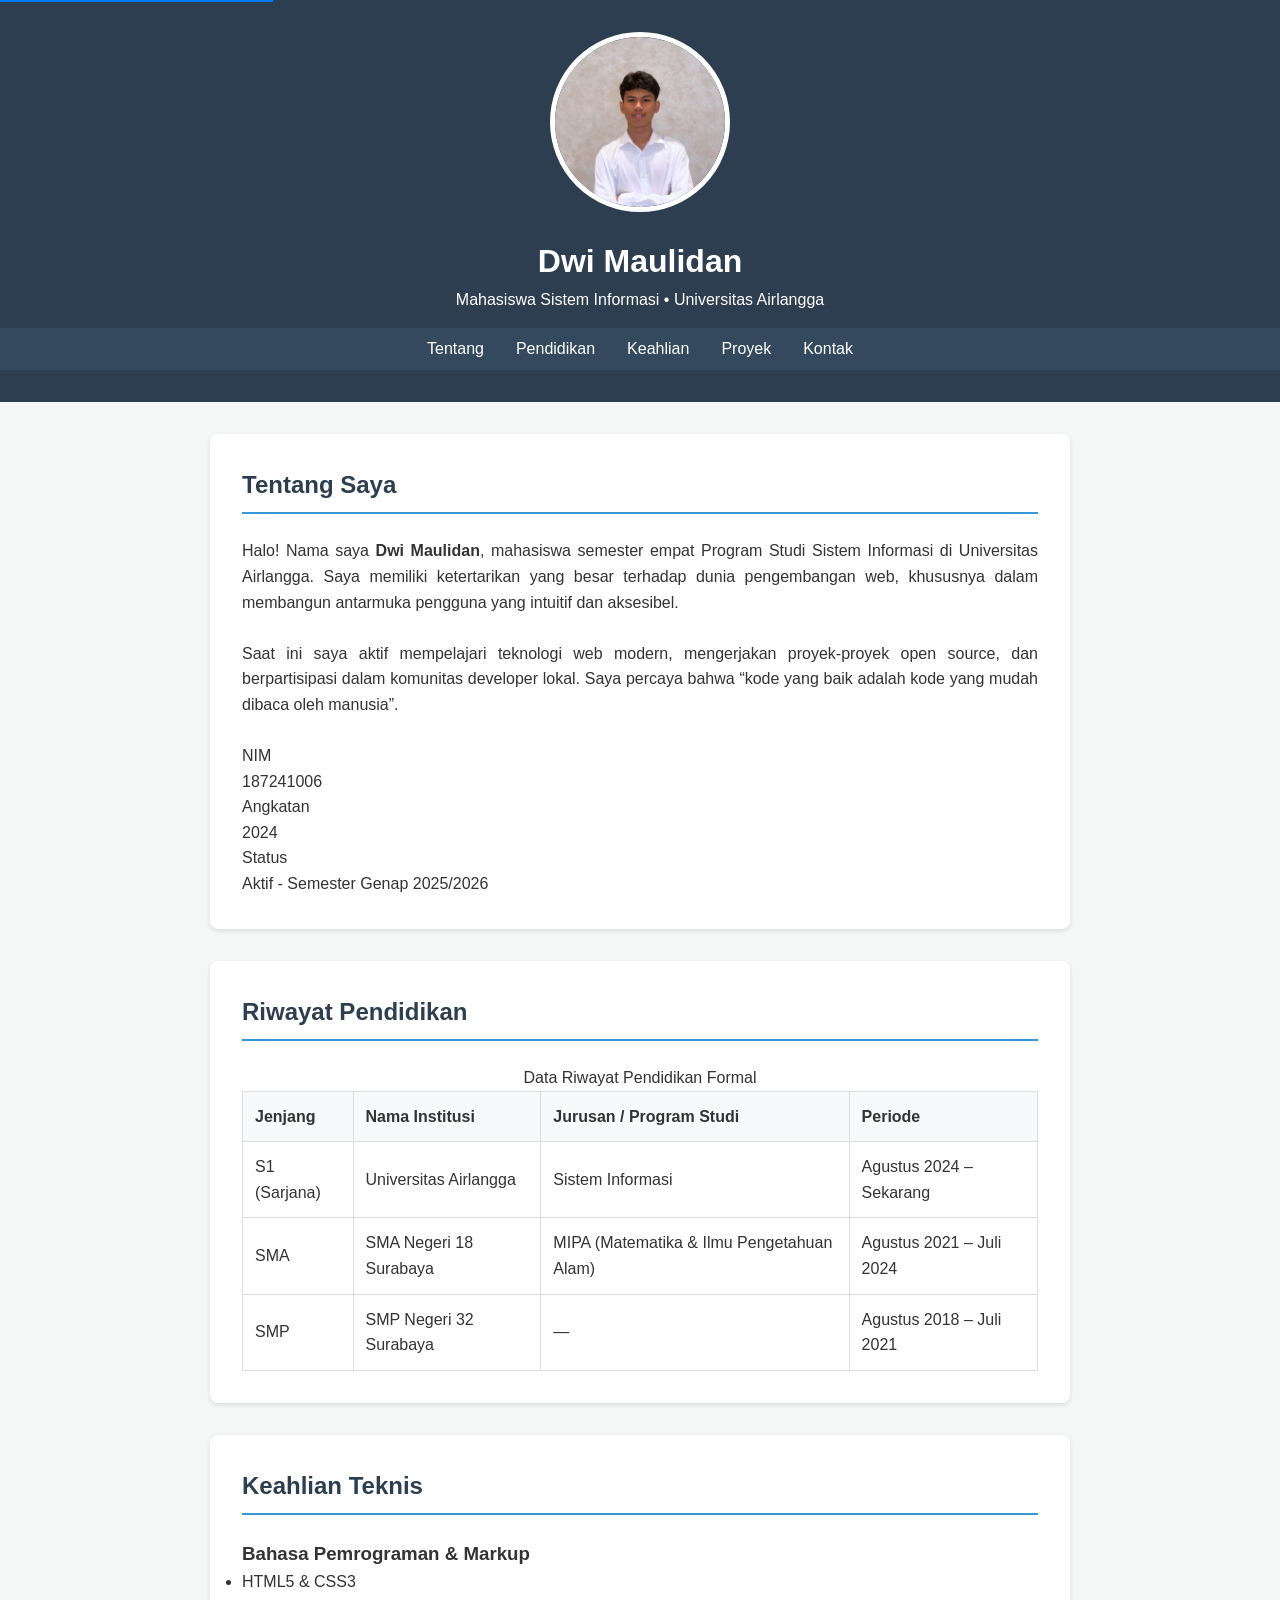
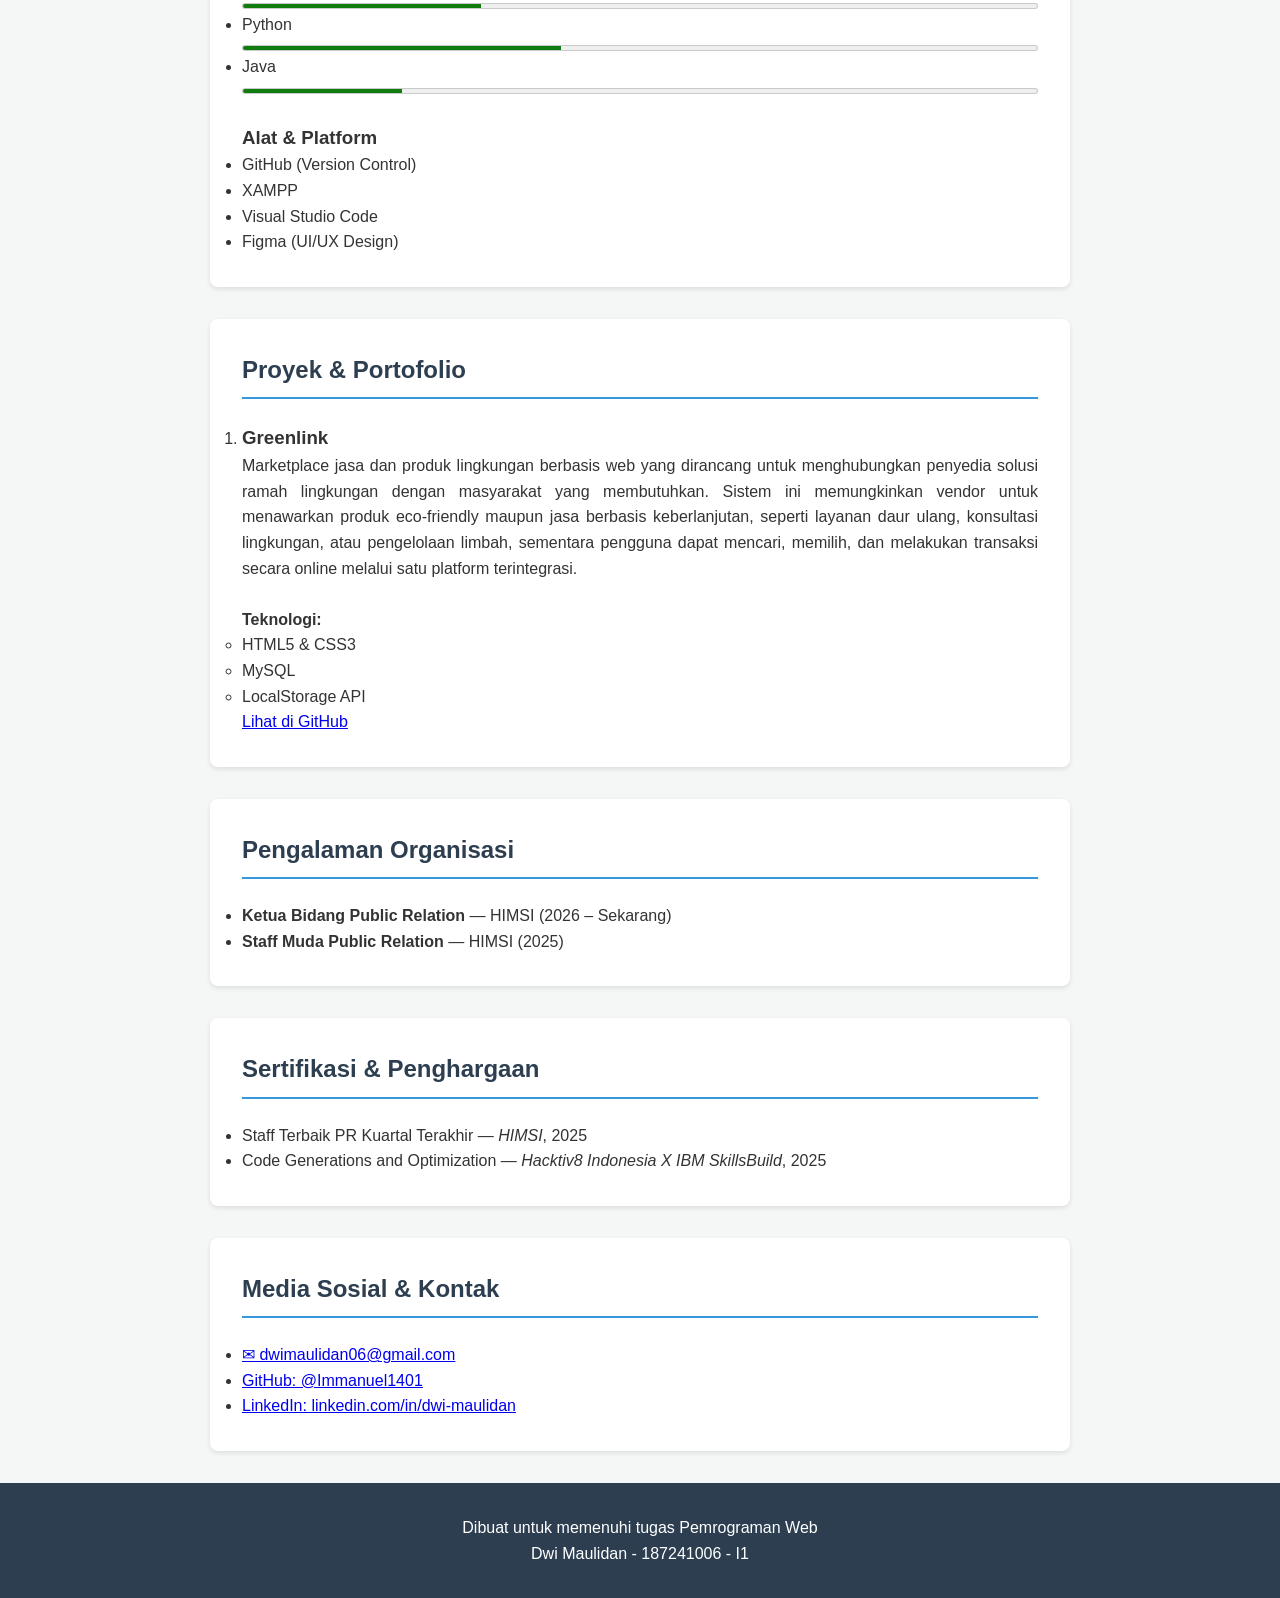
<file: TUGAS2/index.html>
<!DOCTYPE html>
<html lang="id">
 
<head>
  <meta charset="UTF-8">
  <meta name="viewport" content="width=device-width, initial-scale=1.0">

  <meta name="description"
        content="Halaman profil pribadi Dwi Maulidan - Mahasiswa
                 Sistem Informasi yang bersemangat dalam
                 pengembangan web dan teknologi.">
 
  <meta name="keywords"
        content="profil, mahasiswa, web developer, HTML, CSS">
 
  <meta name="author" content="Dwi Maulidan">
 
  <title>Profil Pribadi | Dwi Maulidan</title>
  <link rel="stylesheet" href="style.css">
 
  <meta property="og:title" content="Profil Pribadi Dwi Maulidan">
  <meta property="og:description"
        content="Halaman profil pribadi mahasiswa Sistem Informasi">
  <meta property="og:type" content="profile">
 
</head>
 
<body>
  <a href="#konten-utama" class="skip-link">
    Lewati navigasi, langsung ke konten
  </a>
  <header>
    <div class="profil-hero">
      <img src="foto-profil.jpg"
           alt="Foto profil Dwi Maulidan, mahasiswa Sistem Informasi"
           width="180"
           height="180"
           class="foto-profil">
 
      <h1>Dwi Maulidan</h1>
 
      <p class="tagline">
        Mahasiswa Sistem Informasi &bull; Universitas Airlangga
      </p>
    </div>
 
    <nav aria-label="Navigasi halaman profil">
      <ul>
        <li><a href="#tentang">Tentang</a></li>
        <li><a href="#pendidikan">Pendidikan</a></li>
        <li><a href="#keahlian">Keahlian</a></li>
        <li><a href="#proyek">Proyek</a></li>
        <li><a href="#kontak">Kontak</a></li>
      </ul>
    </nav>
  </header>
 
  <main id="konten-utama">
    <section id="tentang" aria-labelledby="heading-tentang">
      <h2 id="heading-tentang">Tentang Saya</h2>
 
      <p style="text-align: justify;">
        Halo! Nama saya <strong>Dwi Maulidan</strong>, mahasiswa
        semester empat Program Studi Sistem Informasi di
        Universitas Airlangga. Saya memiliki ketertarikan
        yang besar terhadap dunia pengembangan web, khususnya dalam
        membangun antarmuka pengguna yang intuitif dan aksesibel.
      </p><br>
 
      <p style="text-align: justify;">
        Saat ini saya aktif mempelajari teknologi web modern,
        mengerjakan proyek-proyek open source, dan berpartisipasi
        dalam komunitas developer lokal. Saya percaya bahwa
        <q>kode yang baik adalah kode yang mudah dibaca oleh manusia</q>.
      </p><br>
 
      <dl class="info-singkat">
        <dt>NIM</dt>
        <dd>187241006</dd>
        <dt>Angkatan</dt>
        <dd>2024</dd>
        <dt>Status</dt>
        <dd>Aktif - Semester Genap 2025/2026</dd>
      </dl>
 
    </section>
 
    <section id="pendidikan" aria-labelledby="heading-pendidikan">
      <h2 id="heading-pendidikan">Riwayat Pendidikan</h2>
      <table border="1">
        <caption>Data Riwayat Pendidikan Formal</caption>
        <thead>
          <tr>
            <th scope="col">Jenjang</th>
            <th scope="col">Nama Institusi</th>
            <th scope="col">Jurusan / Program Studi</th>
            <th scope="col">Periode</th>
          </tr>
        </thead>
 
        <tbody>
          <tr>
            <td>S1 (Sarjana)</td>
            <td>Universitas Airlangga</td>
            <td>Sistem Informasi</td>
            <td>
              <time datetime="2024-08">Agustus 2024</time>
              &ndash;
              Sekarang
            </td>
          </tr>
          <tr>
            <td>SMA</td>
            <td>SMA Negeri 18 Surabaya</td>
            <td>MIPA (Matematika & Ilmu Pengetahuan Alam)</td>
            <td>
              <time datetime="2021-08">Agustus 2021</time>
              &ndash;
              <time datetime="2024-07">Juli 2024</time>
            </td>
          </tr>
          <tr>
            <td>SMP</td>
            <td>SMP Negeri 32 Surabaya</td>
            <td>&mdash;</td>
            <td>
              <time datetime="2018-08">Agustus 2018</time>
              &ndash;
              <time datetime="2021-07">Juli 2021</time>
            </td>
          </tr>
        </tbody>
 
      </table>
 
    </section>
 
    <section id="keahlian" aria-labelledby="heading-keahlian">
      <h2 id="heading-keahlian">Keahlian Teknis</h2>
 
      <article class="kategori-keahlian">
        <h3>Bahasa Pemrograman &amp; Markup</h3>
        <ul>
          <li>
            HTML5 &amp; CSS3
            <meter value="0.3" min="0" max="1">30%</meter>
          </li>
          <li>
            Python
            <meter value="0.4" min="0" max="1">40%</meter>
          </li>
          <li>
            Java
            <meter value="0.20" min="0" max="1">20%</meter>
          </li>
        </ul>
      </article>
 
      <article class="kategori-keahlian">
        <br>
        <h3>Alat &amp; Platform</h3>
        <ul>
          <li>GitHub (Version Control)</li>
          <li>XAMPP</li>
          <li>Visual Studio Code</li>
          <li>Figma (UI/UX Design)</li>
        </ul>
      </article>
 
    </section>
 
    <section id="proyek" aria-labelledby="heading-proyek">
      <h2 id="heading-proyek">Proyek &amp; Portofolio</h2>
 
      <ol>
 
        <li>
          <article>
            <h3>Greenlink</h3>
            <p style="text-align: justify;">
              Marketplace jasa dan produk lingkungan berbasis web yang dirancang untuk menghubungkan penyedia solusi ramah lingkungan dengan masyarakat yang membutuhkan. 
              Sistem ini memungkinkan vendor untuk menawarkan produk eco-friendly maupun jasa berbasis keberlanjutan, seperti layanan daur ulang, konsultasi lingkungan, 
              atau pengelolaan limbah, sementara pengguna dapat mencari, memilih, dan melakukan transaksi secara online melalui satu platform terintegrasi. 
            </p>
            <p><br><strong>Teknologi:</strong></p>
            <ul>
              <li>HTML5 &amp; CSS3</li>
              <li>MySQL</li>
              <li>LocalStorage API</li>
            </ul>
            <p>
              <a href="https://github.com/username/nama-repo"
                 target="_blank"
                 rel="noopener noreferrer">
                Lihat di GitHub
              </a>
            </p>
          </article>
        </li>
 
      </ol>
 
    </section>

    <section id="organisasi" aria-labelledby="heading-organisasi">
      <h2 id="heading-organisasi">Pengalaman Organisasi</h2>
 
      <ul>
        <li>
          <strong>Ketua Bidang Public Relation</strong> &mdash;
          HIMSI
          (<time datetime="2026">2026</time> &ndash; Sekarang)
        </li>
        <li>
          <strong>Staff Muda Public Relation</strong> &mdash;
          HIMSI
          (<time datetime="2025">2025</time>)
        </li>
      </ul>
 
    </section>
 
    <section>
      <h2>Sertifikasi &amp; Penghargaan</h2>
      <ul>
        <li>
          Staff Terbaik PR Kuartal Terakhir &mdash;
          <cite>HIMSI</cite>,
          <time datetime="2025">2025</time>
        </li>
        <li>
          Code Generations and Optimization &mdash;
          <cite>Hacktiv8 Indonesia X IBM SkillsBuild</cite>,
          <time datetime="2025">2025</time>
        </li>
      </ul>
    </section>

     <section>
      <h2>Media Sosial &amp; Kontak</h2>
      <ul>
        <li>
          <a href="mailto:dwimaulidan06@gmail.com">
            &#x2709; dwimaulidan06@gmail.com
          </a>
        </li>
        <li>
          <a href="https://github.com/Immanuel1401"
             target="_blank" rel="noopener noreferrer">
            GitHub: @Immanuel1401
          </a>
        </li>
        <li>
          <a href="https://www.linkedin.com/in/dwi-maulidan-507681312?utm_source=share_via&utm_content=profile&utm_medium=member_android"
             target="_blank" rel="noopener noreferrer">
            LinkedIn: linkedin.com/in/dwi-maulidan
          </a>
        </li>
      </ul>
    </section>

  </main>
 
  </aside>
  <footer id="kontak" role="contentinfo">
 
    <p>
      Dibuat untuk memenuhi tugas Pemrograman Web
    </p>
 
    <p>
      Dwi Maulidan - 187241006 - I1
    </p>

  </footer>
 
</body>
</html>
</file>
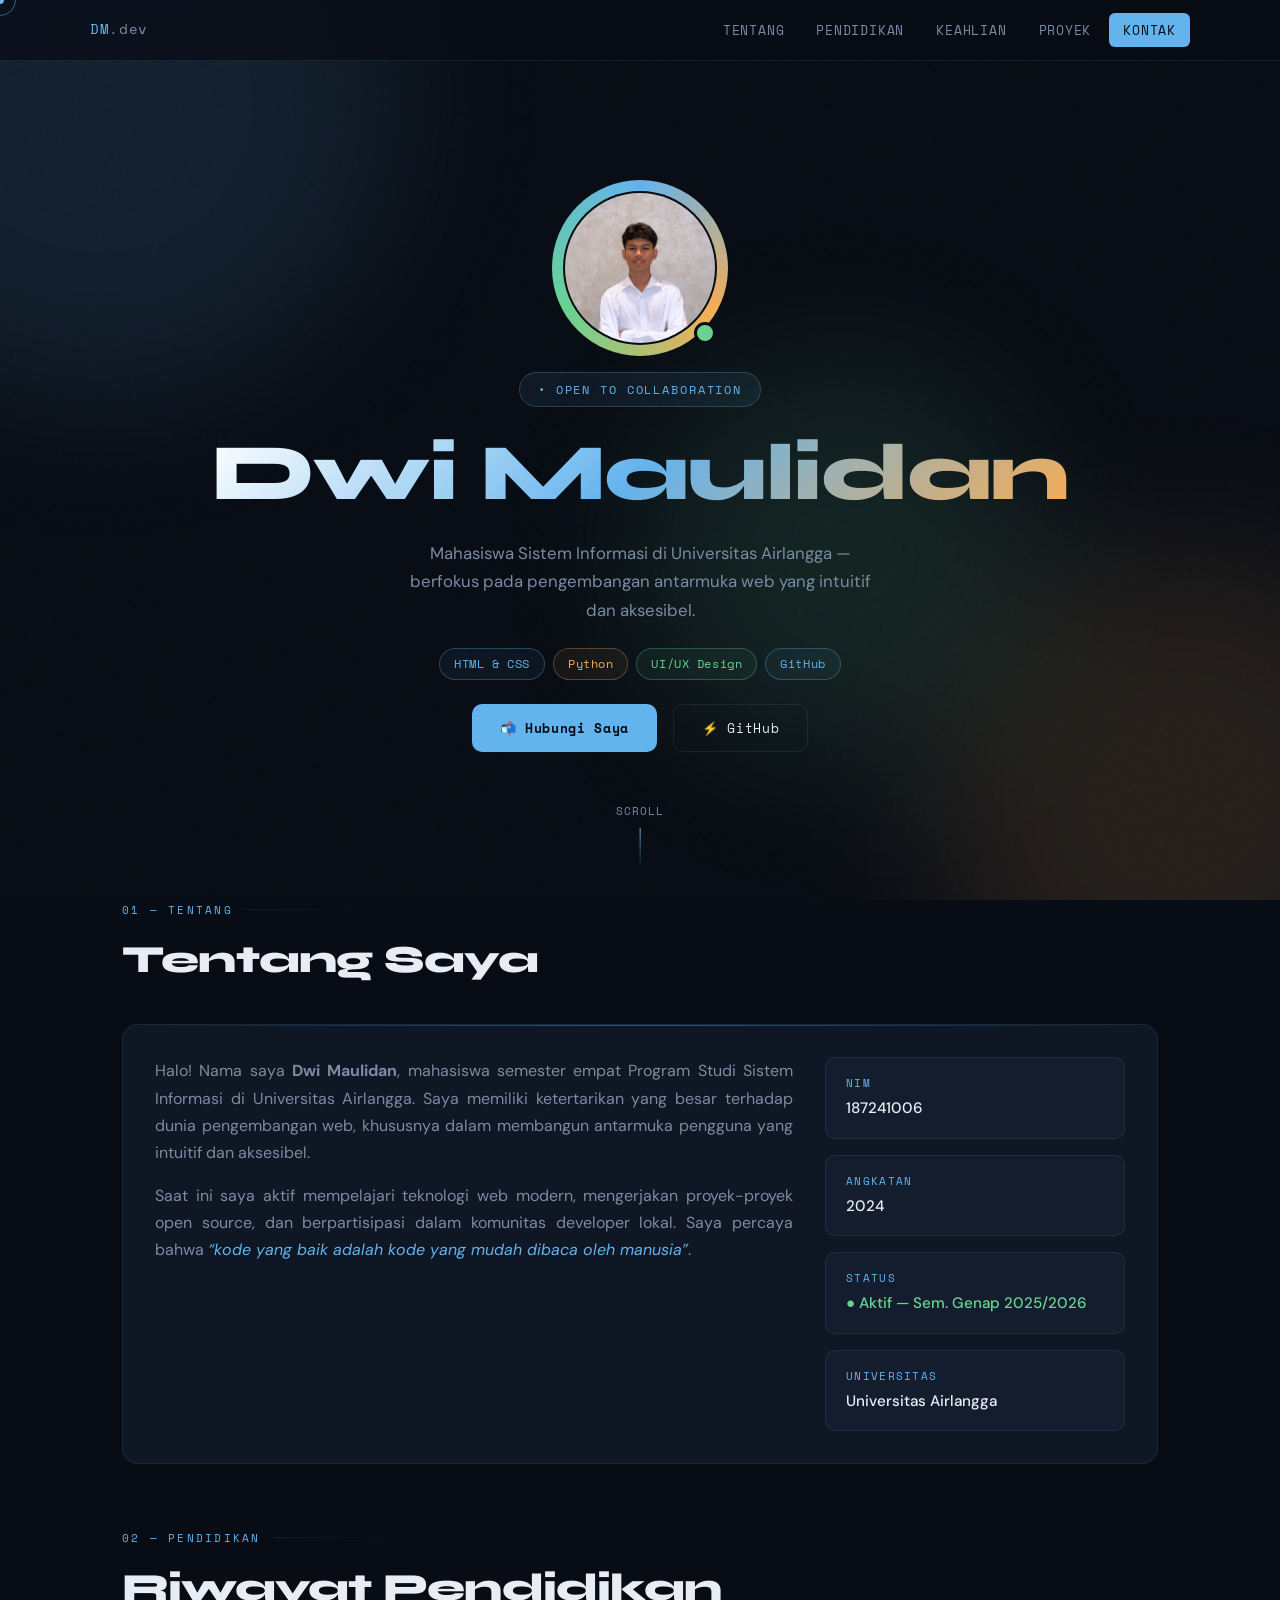
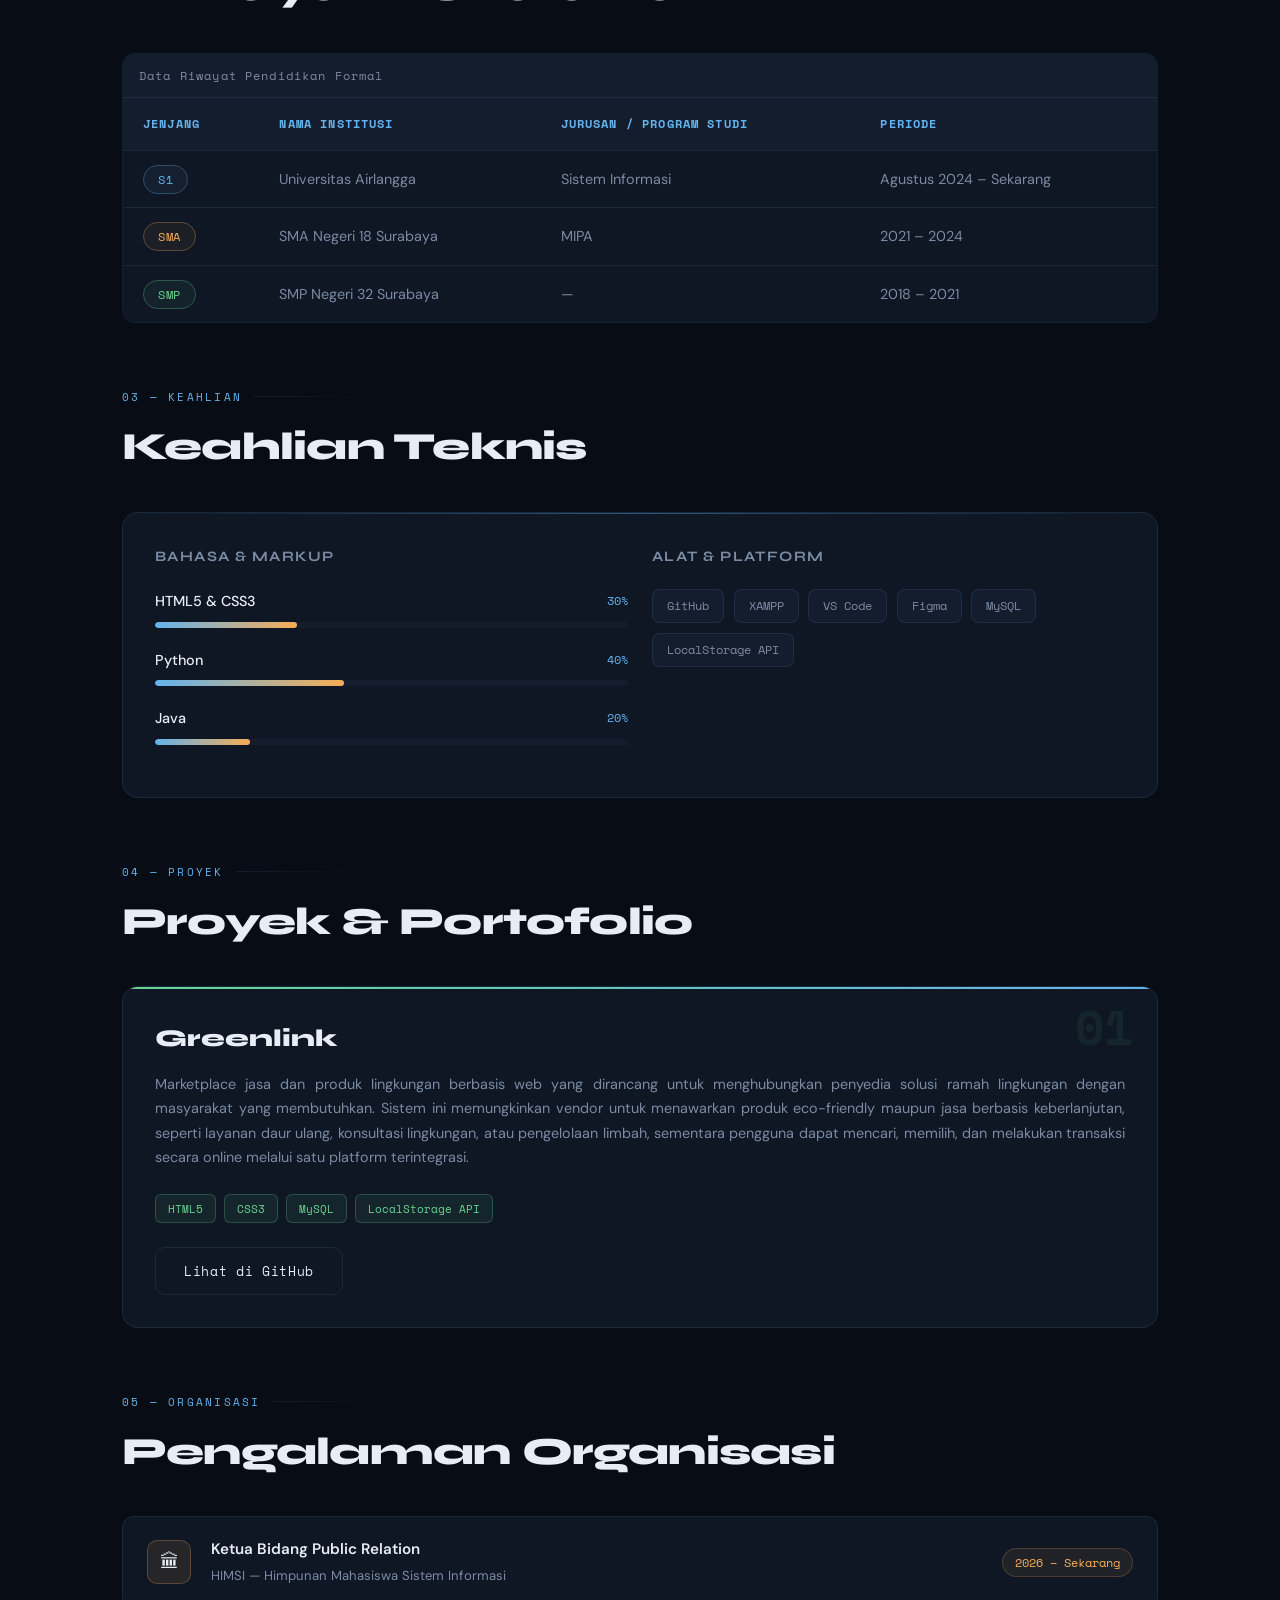
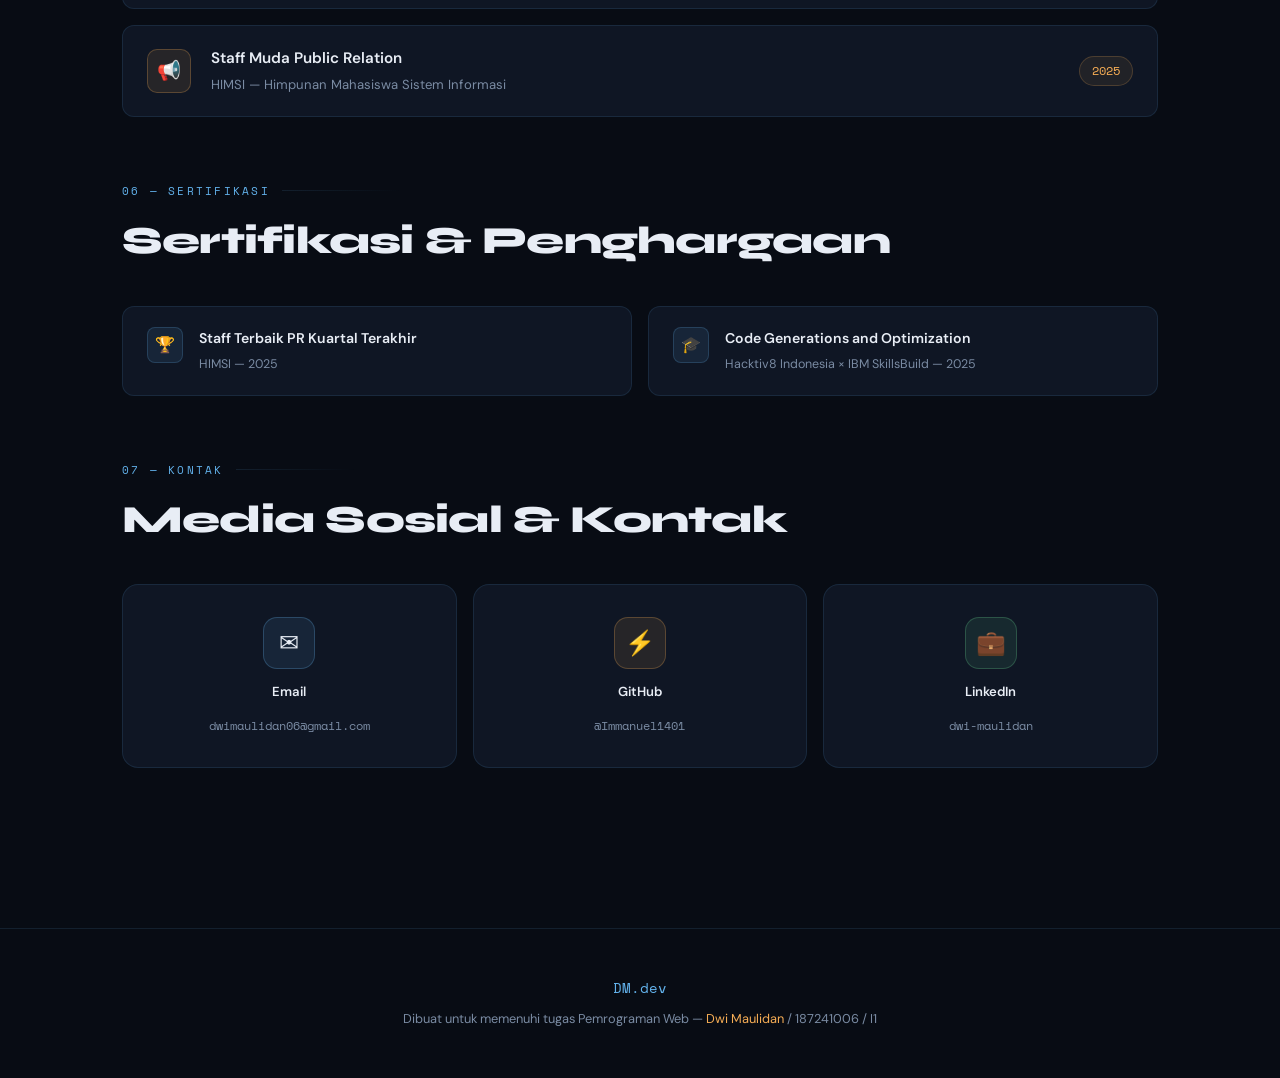
<file: TUGAS4/index.html>
<!DOCTYPE html>
<html lang="id">
<head>
  <meta charset="UTF-8">
  <meta name="viewport" content="width=device-width, initial-scale=1.0">
  <meta name="description" content="Halaman profil pribadi Dwi Maulidan - Mahasiswa Sistem Informasi yang bersemangat dalam pengembangan web dan teknologi.">
  <meta name="keywords" content="profil, mahasiswa, web developer, HTML, CSS">
  <meta name="author" content="Dwi Maulidan">
  <title>Profil Pribadi | Dwi Maulidan</title>
  <meta property="og:title" content="Profil Pribadi Dwi Maulidan">
  <meta property="og:description" content="Halaman profil pribadi mahasiswa Sistem Informasi">
  <meta property="og:type" content="profile">
  <link rel="preconnect" href="https://fonts.googleapis.com">
  <link rel="preconnect" href="https://fonts.gstatic.com" crossorigin>
  <link href="https://fonts.googleapis.com/css2?family=Space+Mono:wght@400;700&family=Syne:wght@400;600;700;800&family=DM+Sans:ital,opsz,wght@0,9..40,300;0,9..40,400;0,9..40,500;1,9..40,300&display=swap" rel="stylesheet">
  <link rel="stylesheet" href="style.css">
</head>
<body>

<div class="blob-container">
  <div class="blob blob-1"></div>
  <div class="blob blob-2"></div>
  <div class="blob blob-3"></div>
</div>

<div class="cursor-dot" id="cursorDot"></div>
<div class="cursor-ring" id="cursorRing"></div>

<a href="#konten-utama" class="skip-link">Lewati navigasi, langsung ke konten</a>

<nav aria-label="Navigasi halaman profil">
  <div class="nav-inner">
    <div class="nav-logo">DM<span>.dev</span></div>
    <ul>
      <li><a href="#tentang">Tentang</a></li>
      <li><a href="#pendidikan">Pendidikan</a></li>
      <li><a href="#keahlian">Keahlian</a></li>
      <li><a href="#proyek">Proyek</a></li>
      <li><a href="#kontak">Kontak</a></li>
    </ul>
  </div>
</nav>

<header>
  <div class="profil-hero">
    <div class="foto-wrapper">
      <div class="foto-ring"></div>
      <div class="foto-ring-mask"></div>
      <img src="foto-profil.jpg"
           alt="Foto profil Dwi Maulidan, mahasiswa Sistem Informasi"
           width="150" height="150"
           class="foto-profil">
      <div class="status-badge" title="Aktif"></div>
    </div>
    <div class="hero-tag">&#x2022; Open to Collaboration</div>
    <h1>Dwi Maulidan</h1>
    <p class="hero-sub">Mahasiswa Sistem Informasi di Universitas Airlangga &mdash; berfokus pada pengembangan antarmuka web yang intuitif dan aksesibel.</p>
    <div class="hero-chips">
      <span class="chip chip-blue">HTML &amp; CSS</span>
      <span class="chip chip-orange">Python</span>
      <span class="chip chip-green">UI/UX Design</span>
      <span class="chip chip-blue">GitHub</span>
    </div>
    <div class="hero-cta">
      <a href="mailto:dwimaulidan06@gmail.com" class="btn btn-primary">&#x1F4EC; Hubungi Saya</a>
      <a href="https://github.com/Immanuel1401" target="_blank" rel="noopener noreferrer" class="btn btn-outline">&#x26A1; GitHub</a>
    </div>
  </div>
  <div class="scroll-indicator" aria-hidden="true">
    <span>SCROLL</span>
    <div class="scroll-line"></div>
  </div>
</header>

<main id="konten-utama">

  <!-- 01 TENTANG -->
  <section id="tentang" aria-labelledby="heading-tentang">
    <div class="section-label">01 &mdash; Tentang</div>
    <h2 class="section-title" id="heading-tentang">Tentang Saya</h2>
    <div class="card">
      <div class="tentang-grid">
        <div class="tentang-text">
          <p>Halo! Nama saya <strong>Dwi Maulidan</strong>, mahasiswa semester empat Program Studi Sistem Informasi di Universitas Airlangga. Saya memiliki ketertarikan yang besar terhadap dunia pengembangan web, khususnya dalam membangun antarmuka pengguna yang intuitif dan aksesibel.</p>
          <p>Saat ini saya aktif mempelajari teknologi web modern, mengerjakan proyek-proyek open source, dan berpartisipasi dalam komunitas developer lokal. Saya percaya bahwa <q>kode yang baik adalah kode yang mudah dibaca oleh manusia</q>.</p>
        </div>
        <div class="info-grid">
          <div class="info-item">
            <span class="info-label">NIM</span>
            <span class="info-value">187241006</span>
          </div>
          <div class="info-item">
            <span class="info-label">Angkatan</span>
            <span class="info-value">2024</span>
          </div>
          <div class="info-item">
            <span class="info-label">Status</span>
            <span class="info-value status-aktif">&#x25CF; Aktif &mdash; Sem. Genap 2025/2026</span>
          </div>
          <div class="info-item">
            <span class="info-label">Universitas</span>
            <span class="info-value">Universitas Airlangga</span>
          </div>
        </div>
      </div>
    </div>
  </section>

  <!-- 02 PENDIDIKAN -->
  <section id="pendidikan" aria-labelledby="heading-pendidikan">
    <div class="section-label">02 &mdash; Pendidikan</div>
    <h2 class="section-title" id="heading-pendidikan">Riwayat Pendidikan</h2>
    <div class="table-wrapper">
      <table>
        <caption>Data Riwayat Pendidikan Formal</caption>
        <thead>
          <tr>
            <th scope="col">Jenjang</th>
            <th scope="col">Nama Institusi</th>
            <th scope="col">Jurusan / Program Studi</th>
            <th scope="col">Periode</th>
          </tr>
        </thead>
        <tbody>
          <tr>
            <td><span class="chip chip-blue">S1</span></td>
            <td>Universitas Airlangga</td>
            <td>Sistem Informasi</td>
            <td><time datetime="2024-08">Agustus 2024</time> &ndash; Sekarang</td>
          </tr>
          <tr>
            <td><span class="chip chip-orange">SMA</span></td>
            <td>SMA Negeri 18 Surabaya</td>
            <td>MIPA</td>
            <td><time datetime="2021-08">2021</time> &ndash; <time datetime="2024-07">2024</time></td>
          </tr>
          <tr>
            <td><span class="chip chip-green">SMP</span></td>
            <td>SMP Negeri 32 Surabaya</td>
            <td>&mdash;</td>
            <td><time datetime="2018-08">2018</time> &ndash; <time datetime="2021-07">2021</time></td>
          </tr>
        </tbody>
      </table>
    </div>
  </section>

  <!-- 03 KEAHLIAN -->
  <section id="keahlian" aria-labelledby="heading-keahlian">
    <div class="section-label">03 &mdash; Keahlian</div>
    <h2 class="section-title" id="heading-keahlian">Keahlian Teknis</h2>
    <div class="card">
      <div class="skills-grid">
        <div class="skill-group">
          <h3>Bahasa &amp; Markup</h3>
          <div class="skill-item">
            <div class="skill-header">
              <span class="skill-name">HTML5 &amp; CSS3</span>
              <span class="skill-pct">30%</span>
            </div>
            <div class="skill-bar-bg"><div class="skill-bar" data-width="30"></div></div>
          </div>
          <div class="skill-item">
            <div class="skill-header">
              <span class="skill-name">Python</span>
              <span class="skill-pct">40%</span>
            </div>
            <div class="skill-bar-bg"><div class="skill-bar" data-width="40"></div></div>
          </div>
          <div class="skill-item">
            <div class="skill-header">
              <span class="skill-name">Java</span>
              <span class="skill-pct">20%</span>
            </div>
            <div class="skill-bar-bg"><div class="skill-bar" data-width="20"></div></div>
          </div>
        </div>
        <div class="skill-group">
          <h3>Alat &amp; Platform</h3>
          <div class="tools-list">
            <span class="tool-tag">GitHub</span>
            <span class="tool-tag">XAMPP</span>
            <span class="tool-tag">VS Code</span>
            <span class="tool-tag">Figma</span>
            <span class="tool-tag">MySQL</span>
            <span class="tool-tag">LocalStorage API</span>
          </div>
        </div>
      </div>
    </div>
  </section>

  <!-- 04 PROYEK -->
  <section id="proyek" aria-labelledby="heading-proyek">
    <div class="section-label">04 &mdash; Proyek</div>
    <h2 class="section-title" id="heading-proyek">Proyek &amp; Portofolio</h2>
    <div class="project-card">
      <div class="project-num">01</div>
      <h3>Greenlink</h3>
      <p>Marketplace jasa dan produk lingkungan berbasis web yang dirancang untuk menghubungkan penyedia solusi ramah lingkungan dengan masyarakat yang membutuhkan. Sistem ini memungkinkan vendor untuk menawarkan produk eco-friendly maupun jasa berbasis keberlanjutan, seperti layanan daur ulang, konsultasi lingkungan, atau pengelolaan limbah, sementara pengguna dapat mencari, memilih, dan melakukan transaksi secara online melalui satu platform terintegrasi.</p>
      <div class="tech-stack">
        <span class="tech-tag">HTML5</span>
        <span class="tech-tag">CSS3</span>
        <span class="tech-tag">MySQL</span>
        <span class="tech-tag">LocalStorage API</span>
      </div>
      <a href="https://github.com/Immanuel1401" target="_blank" rel="noopener noreferrer" class="btn btn-outline">
        Lihat di GitHub
      </a>
    </div>
  </section>

  <!-- 05 ORGANISASI -->
  <section id="organisasi" aria-labelledby="heading-organisasi">
    <div class="section-label">05 &mdash; Organisasi</div>
    <h2 class="section-title" id="heading-organisasi">Pengalaman Organisasi</h2>
    <div class="org-list">
      <div class="org-item">
        <div class="org-icon">&#x1F3DB;</div>
        <div class="org-info">
          <h3>Ketua Bidang Public Relation</h3>
          <p>HIMSI &mdash; Himpunan Mahasiswa Sistem Informasi</p>
        </div>
        <span class="org-year"><time datetime="2026">2026</time> &ndash; Sekarang</span>
      </div>
      <div class="org-item">
        <div class="org-icon">&#x1F4E2;</div>
        <div class="org-info">
          <h3>Staff Muda Public Relation</h3>
          <p>HIMSI &mdash; Himpunan Mahasiswa Sistem Informasi</p>
        </div>
        <span class="org-year"><time datetime="2025">2025</time></span>
      </div>
    </div>
  </section>

  <!-- 06 SERTIFIKASI -->
  <section aria-labelledby="heading-sertifikasi">
    <div class="section-label">06 &mdash; Sertifikasi</div>
    <h2 class="section-title" id="heading-sertifikasi">Sertifikasi &amp; Penghargaan</h2>
    <div class="cert-grid">
      <div class="cert-card">
        <div class="cert-icon">&#x1F3C6;</div>
        <div class="cert-info">
          <h3>Staff Terbaik PR Kuartal Terakhir</h3>
          <p><cite>HIMSI</cite> &mdash; <time datetime="2025">2025</time></p>
        </div>
      </div>
      <div class="cert-card">
        <div class="cert-icon">&#x1F393;</div>
        <div class="cert-info">
          <h3>Code Generations and Optimization</h3>
          <p><cite>Hacktiv8 Indonesia &times; IBM SkillsBuild</cite> &mdash; <time datetime="2025">2025</time></p>
        </div>
      </div>
    </div>
  </section>

  <!-- 07 KONTAK -->
  <section id="kontak" aria-labelledby="heading-kontak">
    <div class="section-label">07 &mdash; Kontak</div>
    <h2 class="section-title" id="heading-kontak">Media Sosial &amp; Kontak</h2>
    <div class="kontak-grid">
      <a href="mailto:dwimaulidan06@gmail.com" class="kontak-card">
        <div class="kontak-icon kontak-icon-email">&#x2709;</div>
        <div class="kontak-label">Email</div>
        <div class="kontak-value">dwimaulidan06@gmail.com</div>
      </a>
      <a href="https://github.com/Immanuel1401" target="_blank" rel="noopener noreferrer" class="kontak-card">
        <div class="kontak-icon kontak-icon-github">&#x26A1;</div>
        <div class="kontak-label">GitHub</div>
        <div class="kontak-value">@Immanuel1401</div>
      </a>
      <a href="https://www.linkedin.com/in/dwi-maulidan-507681312" target="_blank" rel="noopener noreferrer" class="kontak-card">
        <div class="kontak-icon kontak-icon-linkedin">&#x1F4BC;</div>
        <div class="kontak-label">LinkedIn</div>
        <div class="kontak-value">dwi-maulidan</div>
      </a>
    </div>
  </section>

</main>

<footer role="contentinfo">
  <div class="footer-logo">DM.dev</div>
  <p class="footer-sub">Dibuat untuk memenuhi tugas Pemrograman Web &mdash; <span>Dwi Maulidan</span> / 187241006 / I1</p>
</footer>

<script>
  // CUSTOM CURSOR
  const dot  = document.getElementById('cursorDot');
  const ring = document.getElementById('cursorRing');
  let mx = 0, my = 0, rx = 0, ry = 0;
  document.addEventListener('mousemove', e => { mx = e.clientX; my = e.clientY; });
  (function animateCursor() {
    rx += (mx - rx) * 0.12;
    ry += (my - ry) * 0.12;
    dot.style.transform  = 'translate(' + (mx - 4)  + 'px,' + (my - 4)  + 'px)';
    ring.style.transform = 'translate(' + (rx - 16) + 'px,' + (ry - 16) + 'px)';
    requestAnimationFrame(animateCursor);
  })();

  // SCROLL REVEAL + SKILL BARS
  const revealObs = new IntersectionObserver(entries => {
    entries.forEach(e => {
      if (e.isIntersecting) {
        e.target.classList.add('visible');
        e.target.querySelectorAll('.skill-bar').forEach(bar => {
          bar.style.width = bar.dataset.width + '%';
        });
      }
    });
  }, { threshold: 0.12 });
  document.querySelectorAll('section').forEach(s => revealObs.observe(s));

  // ACTIVE NAV
  const navLinks  = document.querySelectorAll('nav ul li a');
  const navObs = new IntersectionObserver(entries => {
    entries.forEach(e => {
      if (e.isIntersecting) {
        navLinks.forEach(a => a.classList.remove('active'));
        const lnk = document.querySelector('nav a[href="#' + e.target.id + '"]');
        if (lnk) lnk.classList.add('active');
      }
    });
  }, { rootMargin: '-40% 0px -55% 0px' });
  document.querySelectorAll('section[id]').forEach(s => navObs.observe(s));
</script>

</body>
</html>
</file>
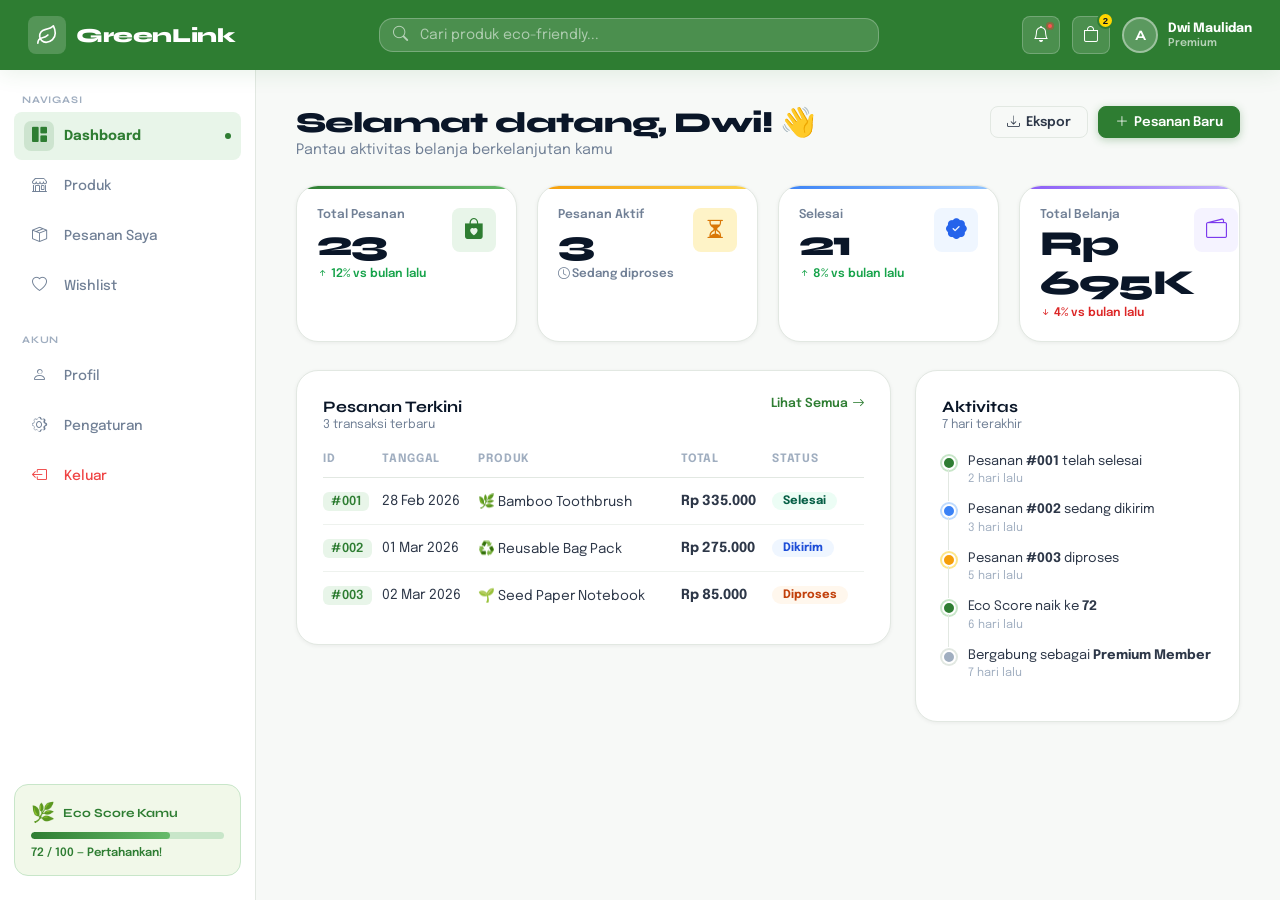
<file: TUGAS5/index.html>
<!DOCTYPE html>
<html lang="id">
<head>
    <meta charset="UTF-8">
    <meta name="viewport" content="width=device-width, initial-scale=1.0">
    <title>GreenLink Dashboard — Flexbox</title>
    <link href="https://fonts.googleapis.com/css2?family=Syne:wght@400;600;700;800&family=Epilogue:wght@400;500;600&display=swap" rel="stylesheet">
    <link href="https://cdn.jsdelivr.net/npm/bootstrap-icons@1.11.3/font/bootstrap-icons.css" rel="stylesheet">
    <link rel="stylesheet" href="style.css">
</head>
<body>

    <!-- ========= TOPBAR ========= -->
    <!-- Layout: CSS Flexbox row, space-between -->
    <header class="topbar anim-slide-down">
        <div class="topbar-left">
            <a href="#" class="brand">
                <div class="brand-icon">
                    <svg width="22" height="22" viewBox="0 0 32 32" fill="none">
                        <path d="M14.667 26.667c-2.342.007-4.6-.866-6.328-2.446C6.612 22.64 5.541 20.469 5.34 18.136c-.202-2.332.482-4.655 1.913-6.508C8.683 9.775 10.759 8.528 13.067 8.133c7.6-1.467 9.6-2.16 12.266-5.467 1.334 2.667 2.667 5.573 2.667 10.667 0 7.333-6.373 13.333-13.333 13.333z" stroke="#fff" stroke-width="2.4" stroke-linecap="round" stroke-linejoin="round"/>
                        <path d="M2.667 28c0-4 2.466-7.147 6.773-8C12.667 19.36 16 17.333 17.333 16" stroke="#fff" stroke-width="2.4" stroke-linecap="round" stroke-linejoin="round"/>
                    </svg>
                </div>
                <span class="brand-name">GreenLink</span>
            </a>
        </div>

        <div class="topbar-center">
            <div class="search-box">
                <i class="bi bi-search"></i>
                <input type="text" placeholder="Cari produk eco-friendly...">
            </div>
        </div>

        <div class="topbar-right">
            <button class="icon-btn pos-rel">
                <i class="bi bi-bell"></i>
                <span class="pulse-dot"></span>
            </button>
            <button class="icon-btn pos-rel">
                <i class="bi bi-bag"></i>
                <span class="badge-count">2</span>
            </button>
            <div class="user-chip">
                <div class="user-avatar">A</div>
                <div class="user-info">
                    <span class="user-name">Dwi Maulidan</span>
                    <span class="user-tier">Premium</span>
                </div>
            </div>
        </div>
    </header>

    <!-- ========= PAGE WRAPPER: Flexbox row ========= -->
    <div class="page-wrapper">

        <!-- ========= SIDEBAR ========= -->
        <!-- Layout: Flexbox column, justify space-between -->
        <aside class="sidebar anim-slide-right">
            <div class="sidebar-top">
                <p class="nav-section-label">NAVIGASI</p>
                <nav>
                    <a href="#" class="nav-item nav-item--active">
                        <span class="nav-item-icon"><i class="bi bi-grid-1x2-fill"></i></span>
                        <span class="nav-item-text">Dashboard</span>
                        <span class="nav-item-dot"></span>
                    </a>
                    <a href="#" class="nav-item">
                        <span class="nav-item-icon"><i class="bi bi-shop"></i></span>
                        <span class="nav-item-text">Produk</span>
                    </a>
                    <a href="#" class="nav-item">
                        <span class="nav-item-icon"><i class="bi bi-box-seam"></i></span>
                        <span class="nav-item-text">Pesanan Saya</span>
                    </a>
                    <a href="#" class="nav-item">
                        <span class="nav-item-icon"><i class="bi bi-heart"></i></span>
                        <span class="nav-item-text">Wishlist</span>
                    </a>
                </nav>

                <p class="nav-section-label" style="margin-top:24px">AKUN</p>
                <nav>
                    <a href="#" class="nav-item">
                        <span class="nav-item-icon"><i class="bi bi-person"></i></span>
                        <span class="nav-item-text">Profil</span>
                    </a>
                    <a href="#" class="nav-item">
                        <span class="nav-item-icon"><i class="bi bi-gear"></i></span>
                        <span class="nav-item-text">Pengaturan</span>
                    </a>
                    <a href="#" class="nav-item nav-item--danger">
                        <span class="nav-item-icon"><i class="bi bi-box-arrow-left"></i></span>
                        <span class="nav-item-text">Keluar</span>
                    </a>
                </nav>
            </div>

            <!-- Eco Score: Flexbox column -->
            <div class="eco-card">
                <div class="eco-card-header">
                    <span class="eco-icon">🌿</span>
                    <span class="eco-label">Eco Score Kamu</span>
                </div>
                <div class="eco-track">
                    <div class="eco-fill" style="width:72%"></div>
                </div>
                <p class="eco-note">72 / 100 — Pertahankan!</p>
            </div>
        </aside>

        <!-- ========= MAIN CONTENT ========= -->
        <!-- Layout: Flexbox column -->
        <main class="main">

            <!-- Header: Flexbox row, space-between -->
            <div class="main-header anim-fade-up" style="--d:0.05s">
                <div>
                    <h1 class="main-title">Selamat datang, Dwi! 👋</h1>
                    <p class="main-sub">Pantau aktivitas belanja berkelanjutan kamu</p>
                </div>
                <div class="header-actions">
                    <button class="btn-ghost"><i class="bi bi-download"></i> Ekspor</button>
                    <button class="btn-solid"><i class="bi bi-plus-lg"></i> Pesanan Baru</button>
                </div>
            </div>

            <!-- ===== STAT CARDS — Flexbox row, wrap ===== -->
            <!-- Responsif murni via Flexbox: flex-wrap + flex-basis -->
            <div class="stats-row anim-fade-up" style="--d:0.15s">
                <div class="stat-card stat-card--green">
                    <div class="stat-card-body">
                        <span class="stat-label">Total Pesanan</span>
                        <span class="stat-val counter" data-to="24">0</span>
                        <span class="stat-trend up"><i class="bi bi-arrow-up-short"></i>12% vs bulan lalu</span>
                    </div>
                    <div class="stat-card-icon"><i class="bi bi-bag-heart-fill"></i></div>
                </div>
                <div class="stat-card stat-card--amber">
                    <div class="stat-card-body">
                        <span class="stat-label">Pesanan Aktif</span>
                        <span class="stat-val counter" data-to="3">0</span>
                        <span class="stat-trend neutral"><i class="bi bi-clock"></i> Sedang diproses</span>
                    </div>
                    <div class="stat-card-icon"><i class="bi bi-hourglass-split"></i></div>
                </div>
                <div class="stat-card stat-card--blue">
                    <div class="stat-card-body">
                        <span class="stat-label">Selesai</span>
                        <span class="stat-val counter" data-to="21">0</span>
                        <span class="stat-trend up"><i class="bi bi-arrow-up-short"></i>8% vs bulan lalu</span>
                    </div>
                    <div class="stat-card-icon"><i class="bi bi-patch-check-fill"></i></div>
                </div>
                <div class="stat-card stat-card--purple">
                    <div class="stat-card-body">
                        <span class="stat-label">Total Belanja</span>
                        <span class="stat-val">Rp 695K</span>
                        <span class="stat-trend down"><i class="bi bi-arrow-down-short"></i>4% vs bulan lalu</span>
                    </div>
                    <div class="stat-card-icon"><i class="bi bi-wallet2"></i></div>
                </div>
            </div>

            <!-- ===== BOTTOM SECTION — Flexbox row ===== -->
            <div class="bottom-section anim-fade-up" style="--d:0.25s">

                <!-- Orders Table -->
                <div class="orders-card">
                    <div class="card-head">
                        <div>
                            <h3 class="card-title">Pesanan Terkini</h3>
                            <p class="card-sub">3 transaksi terbaru</p>
                        </div>
                        <a href="#" class="link-all">Lihat Semua <i class="bi bi-arrow-right"></i></a>
                    </div>
                    <div class="table-scroll">
                        <table class="orders-table">
                            <thead>
                                <tr>
                                    <th>ID</th>
                                    <th>Tanggal</th>
                                    <th>Produk</th>
                                    <th>Total</th>
                                    <th>Status</th>
                                </tr>
                            </thead>
                            <tbody>
                                <tr class="trow-anim">
                                    <td><code class="oid">#001</code></td>
                                    <td>28 Feb 2026</td>
                                    <td><span class="prod-name">🌿 Bamboo Toothbrush</span></td>
                                    <td><strong>Rp 335.000</strong></td>
                                    <td><span class="badge badge--done">Selesai</span></td>
                                </tr>
                                <tr class="trow-anim">
                                    <td><code class="oid">#002</code></td>
                                    <td>01 Mar 2026</td>
                                    <td><span class="prod-name">♻️ Reusable Bag Pack</span></td>
                                    <td><strong>Rp 275.000</strong></td>
                                    <td><span class="badge badge--ship">Dikirim</span></td>
                                </tr>
                                <tr class="trow-anim">
                                    <td><code class="oid">#003</code></td>
                                    <td>02 Mar 2026</td>
                                    <td><span class="prod-name">🌱 Seed Paper Notebook</span></td>
                                    <td><strong>Rp 85.000</strong></td>
                                    <td><span class="badge badge--proc">Diproses</span></td>
                                </tr>
                            </tbody>
                        </table>
                    </div>
                </div>

                <!-- Activity Feed: Flexbox column -->
                <div class="activity-card">
                    <div class="card-head">
                        <div>
                            <h3 class="card-title">Aktivitas</h3>
                            <p class="card-sub">7 hari terakhir</p>
                        </div>
                    </div>
                    <ul class="activity-list">
                        <li class="activity-item">
                            <span class="dot dot--green"></span>
                            <div>
                                <p>Pesanan <b>#001</b> telah selesai</p>
                                <time>2 hari lalu</time>
                            </div>
                        </li>
                        <li class="activity-item">
                            <span class="dot dot--blue"></span>
                            <div>
                                <p>Pesanan <b>#002</b> sedang dikirim</p>
                                <time>3 hari lalu</time>
                            </div>
                        </li>
                        <li class="activity-item">
                            <span class="dot dot--amber"></span>
                            <div>
                                <p>Pesanan <b>#003</b> diproses</p>
                                <time>5 hari lalu</time>
                            </div>
                        </li>
                        <li class="activity-item">
                            <span class="dot dot--green"></span>
                            <div>
                                <p>Eco Score naik ke <b>72</b></p>
                                <time>6 hari lalu</time>
                            </div>
                        </li>
                        <li class="activity-item activity-item--last">
                            <span class="dot dot--gray"></span>
                            <div>
                                <p>Bergabung sebagai <b>Premium Member</b></p>
                                <time>7 hari lalu</time>
                            </div>
                        </li>
                    </ul>
                </div>
            </div>
        </main>
    </div>

    <script>
        // Counter animation
        document.querySelectorAll('.counter').forEach(el => {
            const target = +el.dataset.to;
            let n = 0;
            const step = Math.ceil(target / 30);
            const t = setInterval(() => {
                n = Math.min(n + step, target);
                el.textContent = n;
                if (n >= target) clearInterval(t);
            }, 50);
        });

        // Scroll-triggered fade-up via IntersectionObserver
        const io = new IntersectionObserver(entries => {
            entries.forEach(e => { if (e.isIntersecting) e.target.classList.add('visible'); });
        }, { threshold: 0.1 });
        document.querySelectorAll('.anim-fade-up').forEach(el => io.observe(el));

        // Table row stagger
        document.querySelectorAll('.trow-anim').forEach((r, i) => {
            r.style.animationDelay = `${0.35 + i * 0.1}s`;
            r.classList.add('trow-visible');
        });

        // Nav click
        document.querySelectorAll('.nav-item').forEach(a => {
            a.addEventListener('click', e => {
                e.preventDefault();
                document.querySelectorAll('.nav-item').forEach(x => x.classList.remove('nav-item--active'));
                a.classList.add('nav-item--active');
            });
        });
    </script>
</body>
</html>
</file>
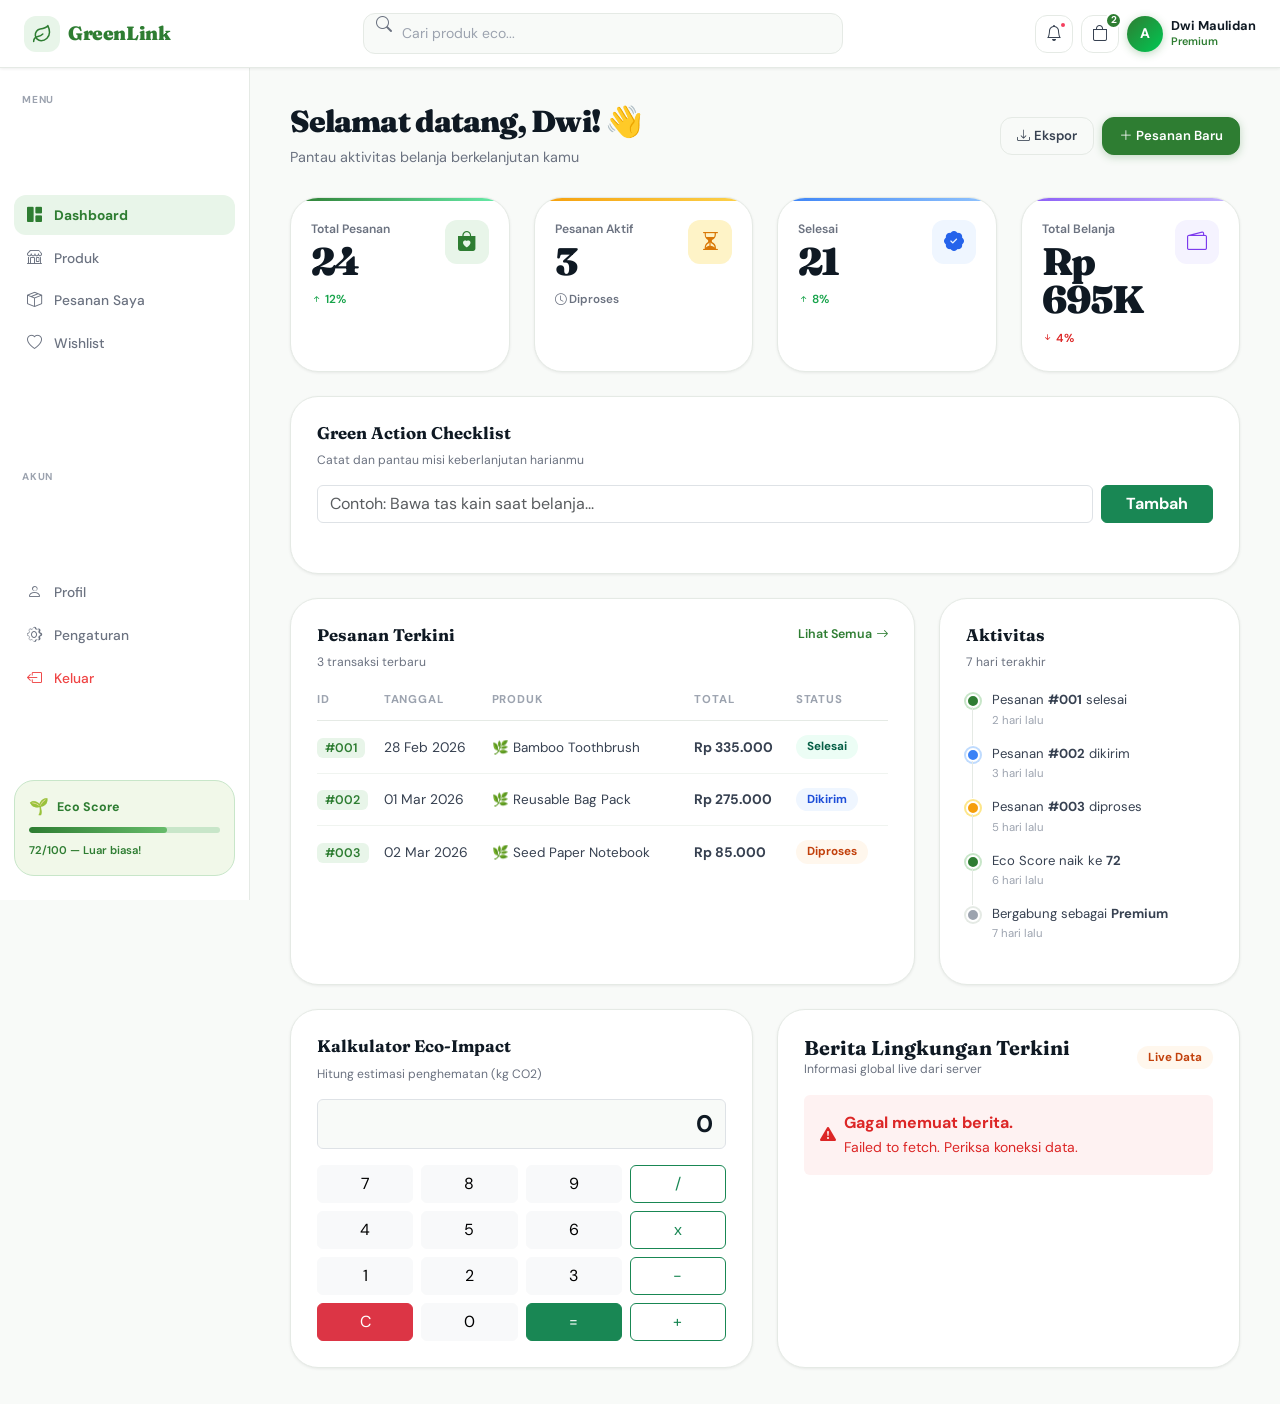
<file: TUGAS6/index.html>
<!DOCTYPE html>
<html lang="id">
<head>
    <meta charset="UTF-8">
    <meta name="viewport" content="width=device-width, initial-scale=1.0">
    <title>GreenLink Dashboard — Bootstrap Grid</title>

    <!-- Bootstrap 5 CSS -->
    <link href="https://cdn.jsdelivr.net/npm/bootstrap@5.3.2/dist/css/bootstrap.min.css" rel="stylesheet">
    <!-- Google Fonts -->
    <link href="https://fonts.googleapis.com/css2?family=Fraunces:ital,wght@0,400;0,600;0,700;0,900;1,400&family=DM+Sans:wght@400;500;600;700&display=swap" rel="stylesheet">
    <!-- Bootstrap Icons -->
    <link href="https://cdn.jsdelivr.net/npm/bootstrap-icons@1.11.3/font/bootstrap-icons.css" rel="stylesheet">
    <link rel="stylesheet" href="style.css">
</head>
<body>

    <!-- ========= TOPBAR ========= -->
    <header class="gl-topbar anim-drop">
        <div class="gl-topbar-inner d-flex align-items-center gap-3">
            <a href="#" class="gl-brand d-flex align-items-center gap-2 text-decoration-none flex-shrink-0">
                <div class="gl-brand-mark">
                    <svg width="20" height="20" viewBox="0 0 32 32" fill="none">
                        <path d="M14.667 26.667c-2.342.007-4.6-.866-6.328-2.446C6.612 22.64 5.541 20.469 5.34 18.136c-.202-2.332.482-4.655 1.913-6.508C8.683 9.775 10.759 8.528 13.067 8.133c7.6-1.467 9.6-2.16 12.266-5.467 1.334 2.667 2.667 5.573 2.667 10.667 0 7.333-6.373 13.333-13.333 13.333z" stroke="currentColor" stroke-width="2.4" stroke-linecap="round" stroke-linejoin="round"/>
                        <path d="M2.667 28c0-4 2.466-7.147 6.773-8C12.667 19.36 16 17.333 17.333 16" stroke="currentColor" stroke-width="2.4" stroke-linecap="round" stroke-linejoin="round"/>
                    </svg>
                </div>
                <span class="gl-brand-name d-none d-md-block">GreenLink</span>
            </a>

            <!-- Search -->
            <div class="gl-search flex-grow-1 d-none d-md-flex justify-content-center">
                <div class="gl-search-box position-relative w-100" style="max-width:480px">
                    <i class="bi bi-search gl-search-ico"></i>
                    <input type="text" class="gl-search-input" placeholder="Cari produk eco...">
                </div>
            </div>

            <div class="ms-auto d-flex align-items-center gap-2">
                <button class="gl-icon-btn position-relative d-none d-sm-flex">
                    <i class="bi bi-bell"></i>
                    <span class="gl-notif-dot"></span>
                </button>
                <button class="gl-icon-btn position-relative">
                    <i class="bi bi-bag"></i>
                    <span class="gl-cart-badge">2</span>
                </button>
                <div class="gl-avatar-wrap d-flex align-items-center gap-2">
                    <div class="gl-avatar">A</div>
                    <div class="d-none d-lg-block">
                        <p class="gl-uname mb-0">Dwi Maulidan</p>
                        <p class="gl-urole mb-0">Premium</p>
                    </div>
                </div>
            </div>
        </div>
    </header>

    <!-- ========= PAGE SHELL ========= -->
    <div class="gl-page-shell">

        <!-- ========= SIDEBAR ========= -->
        <aside class="gl-sidebar anim-rise">
            <p class="gl-nav-lbl">MENU</p>
            <nav class="gl-nav">
                <a href="#" class="gl-nav-link active">
                    <i class="bi bi-grid-1x2-fill"></i>
                    <span>Dashboard</span>
                </a>
                <a href="#" class="gl-nav-link">
                    <i class="bi bi-shop"></i>
                    <span>Produk</span>
                </a>
                <a href="#" class="gl-nav-link">
                    <i class="bi bi-box-seam"></i>
                    <span>Pesanan Saya</span>
                </a>
                <a href="#" class="gl-nav-link">
                    <i class="bi bi-heart"></i>
                    <span>Wishlist</span>
                </a>
            </nav>

            <p class="gl-nav-lbl mt-4">AKUN</p>
            <nav class="gl-nav">
                <a href="#" class="gl-nav-link">
                    <i class="bi bi-person"></i>
                    <span>Profil</span>
                </a>
                <a href="#" class="gl-nav-link">
                    <i class="bi bi-gear"></i>
                    <span>Pengaturan</span>
                </a>
                <a href="#" class="gl-nav-link gl-nav-link--out">
                    <i class="bi bi-box-arrow-left"></i>
                    <span>Keluar</span>
                </a>
            </nav>

            <div class="gl-eco-widget">
                <div class="d-flex align-items-center gap-2 mb-2">
                    <span>🌱</span>
                    <strong class="gl-eco-ttl">Eco Score</strong>
                </div>
                <div class="gl-eco-track">
                    <div class="gl-eco-bar"></div>
                </div>
                <small class="gl-eco-note">72/100 — Luar biasa!</small>
            </div>
        </aside>

        <!-- ========= MAIN CONTENT ========= -->
        <main class="gl-main">

            <!-- Welcome Header -->
            <div class="gl-welcome anim-up" style="--d:0.05s">
                <div class="d-flex flex-wrap align-items-center justify-content-between gap-3">
                    <div>
                        <h1 class="gl-welcome-h">Selamat datang, Dwi! 👋</h1>
                        <p class="gl-welcome-p mb-0">Pantau aktivitas belanja berkelanjutan kamu</p>
                    </div>
                    <div class="d-flex gap-2">
                        <button class="gl-btn-outline"><i class="bi bi-download me-1"></i>Ekspor</button>
                        <button class="gl-btn-fill"><i class="bi bi-plus-lg me-1"></i>Pesanan Baru</button>
                    </div>
                </div>
            </div>

            <!-- ===== STAT CARDS ===== -->
            <div class="row g-4 mb-4 anim-up" style="--d:0.15s">
                <div class="col-12 col-sm-6 col-lg-3">
                    <div class="gl-stat gl-stat--g">
                        <div>
                            <p class="gl-stat-lbl">Total Pesanan</p>
                            <h2 class="gl-stat-num counter" data-to="24">0</h2>
                            <span class="gl-trend gl-trend--up"><i class="bi bi-arrow-up-short"></i>12%</span>
                        </div>
                        <div class="gl-stat-ico"><i class="bi bi-bag-heart-fill"></i></div>
                    </div>
                </div>
                <div class="col-12 col-sm-6 col-lg-3">
                    <div class="gl-stat gl-stat--a">
                        <div>
                            <p class="gl-stat-lbl">Pesanan Aktif</p>
                            <h2 class="gl-stat-num counter" data-to="3">0</h2>
                            <span class="gl-trend gl-trend--n"><i class="bi bi-clock"></i> Diproses</span>
                        </div>
                        <div class="gl-stat-ico"><i class="bi bi-hourglass-split"></i></div>
                    </div>
                </div>
                <div class="col-12 col-sm-6 col-lg-3">
                    <div class="gl-stat gl-stat--b">
                        <div>
                            <p class="gl-stat-lbl">Selesai</p>
                            <h2 class="gl-stat-num counter" data-to="21">0</h2>
                            <span class="gl-trend gl-trend--up"><i class="bi bi-arrow-up-short"></i>8%</span>
                        </div>
                        <div class="gl-stat-ico"><i class="bi bi-patch-check-fill"></i></div>
                    </div>
                </div>
                <div class="col-12 col-sm-6 col-lg-3">
                    <div class="gl-stat gl-stat--p">
                        <div>
                            <p class="gl-stat-lbl">Total Belanja</p>
                            <h2 class="gl-stat-num">Rp 695K</h2>
                            <span class="gl-trend gl-trend--dn"><i class="bi bi-arrow-down-short"></i>4%</span>
                        </div>
                        <div class="gl-stat-ico"><i class="bi bi-wallet2"></i></div>
                    </div>
                </div>
            </div>

            <!-- ===== MIDDLE ROW: Checklist Misi ===== -->
            <div class="row g-4 mb-4 anim-up" style="--d:0.2s">
                <div class="col-12">
                    <div class="gl-card">
                        <div class="gl-card-hd mb-3">
                            <div>
                                <h3 class="gl-card-ttl">Green Action Checklist</h3>
                                <p class="gl-card-sub mb-0">Catat dan pantau misi keberlanjutan harianmu</p>
                            </div>
                        </div>
                        <!-- Area Input -->
                        <div class="d-flex gap-2 mb-4">
                            <input type="text" id="task-input" class="form-control shadow-none" placeholder="Contoh: Bawa tas kain saat belanja...">
                            <button id="add-task-btn" class="btn btn-success px-4 fw-bold">Tambah</button>
                        </div>
                        <!-- Wadah List -->
                        <ul id="task-list" class="list-unstyled mb-0 d-flex flex-column gap-2">
                            <!-- Elemen dynamic <li> oleh JS -->
                        </ul>
                    </div>
                </div>
            </div>

            <!-- ===== BOTTOM ROW: Table, Activity & Calculator ===== -->
            <div class="row g-4 mb-4 anim-up" style="--d:0.25s">

                <!-- Orders Table (col-lg-8) -->
                <div class="col-12 col-lg-8">
                    <div class="gl-card h-100">
                        <div class="gl-card-hd">
                            <div>
                                <h3 class="gl-card-ttl">Pesanan Terkini</h3>
                                <p class="gl-card-sub mb-0">3 transaksi terbaru</p>
                            </div>
                            <a href="#" class="gl-link-all">Lihat Semua <i class="bi bi-arrow-right"></i></a>
                        </div>
                        <div class="table-responsive">
                            <table class="gl-table w-100">
                                <thead>
                                    <tr>
                                        <th>ID</th>
                                        <th>Tanggal</th>
                                        <th class="d-none d-md-table-cell">Produk</th>
                                        <th>Total</th>
                                        <th>Status</th>
                                    </tr>
                                </thead>
                                <tbody>
                                    <!-- Dynamic Rows oleh JS -->
                                </tbody>
                            </table>
                        </div>
                    </div>
                </div>

                <!-- Activity Feed (col-lg-4) -->
                <div class="col-12 col-lg-4">
                    <div class="gl-card h-100">
                        <div class="gl-card-hd">
                            <div>
                                <h3 class="gl-card-ttl">Aktivitas</h3>
                                <p class="gl-card-sub mb-0">7 hari terakhir</p>
                            </div>
                        </div>
                        <ul class="gl-act-list list-unstyled mb-0">
                            <li class="gl-act-item">
                                <span class="gl-dot gl-dot--g"></span>
                                <div>
                                    <p class="mb-0">Pesanan <b>#001</b> selesai</p>
                                    <small>2 hari lalu</small>
                                </div>
                            </li>
                            <li class="gl-act-item">
                                <span class="gl-dot gl-dot--b"></span>
                                <div>
                                    <p class="mb-0">Pesanan <b>#002</b> dikirim</p>
                                    <small>3 hari lalu</small>
                                </div>
                            </li>
                            <li class="gl-act-item">
                                <span class="gl-dot gl-dot--a"></span>
                                <div>
                                    <p class="mb-0">Pesanan <b>#003</b> diproses</p>
                                    <small>5 hari lalu</small>
                                </div>
                            </li>
                            <li class="gl-act-item">
                                <span class="gl-dot gl-dot--g"></span>
                                <div>
                                    <p class="mb-0">Eco Score naik ke <b>72</b></p>
                                    <small>6 hari lalu</small>
                                </div>
                            </li>
                            <li class="gl-act-item gl-act-item--last">
                                <span class="gl-dot gl-dot--gr"></span>
                                <div>
                                    <p class="mb-0">Bergabung sebagai <b>Premium</b></p>
                                    <small>7 hari lalu</small>
                                </div>
                            </li>
                        </ul>
                    </div>
                </div>

            </div><!-- /row -->

            <!-- ===== EXTRA ROW: Calculator & Live News API ===== -->
            <div class="row g-4 anim-up" style="--d:0.3s">
                
                <!-- Calculator Component -->
                <div class="col-12 col-md-6">
                    <div class="gl-card h-100">
                        <div class="gl-card-hd mb-3">
                            <div>
                                <h3 class="gl-card-ttl">Kalkulator Eco-Impact</h3>
                                <p class="gl-card-sub mb-0">Hitung estimasi penghematan (kg CO2)</p>
                            </div>
                        </div>
                        
                        <!-- Layar Kalkulator -->
                        <div class="calc-display-wrap mb-3">
                            <input type="text" id="calc-display" class="form-control text-end fs-4 fw-bold shadow-none" value="0" disabled style="background-color: var(--bg); color: var(--ink);">
                        </div>

                        <!-- Grid Tombol Kalkulator -->
                        <div class="row g-2">
                            <div class="col-3"><button class="btn btn-light w-100 calc-btn" data-val="7">7</button></div>
                            <div class="col-3"><button class="btn btn-light w-100 calc-btn" data-val="8">8</button></div>
                            <div class="col-3"><button class="btn btn-light w-100 calc-btn" data-val="9">9</button></div>
                            <div class="col-3"><button class="btn btn-outline-success w-100 calc-btn" data-val="/">/</button></div>
                            
                            <div class="col-3"><button class="btn btn-light w-100 calc-btn" data-val="4">4</button></div>
                            <div class="col-3"><button class="btn btn-light w-100 calc-btn" data-val="5">5</button></div>
                            <div class="col-3"><button class="btn btn-light w-100 calc-btn" data-val="6">6</button></div>
                            <div class="col-3"><button class="btn btn-outline-success w-100 calc-btn" data-val="*">x</button></div>
                            
                            <div class="col-3"><button class="btn btn-light w-100 calc-btn" data-val="1">1</button></div>
                            <div class="col-3"><button class="btn btn-light w-100 calc-btn" data-val="2">2</button></div>
                            <div class="col-3"><button class="btn btn-light w-100 calc-btn" data-val="3">3</button></div>
                            <div class="col-3"><button class="btn btn-outline-success w-100 calc-btn" data-val="-">-</button></div>
                            
                            <div class="col-3"><button class="btn btn-danger w-100" id="calc-clear">C</button></div>
                            <div class="col-3"><button class="btn btn-light w-100 calc-btn" data-val="0">0</button></div>
                            <div class="col-3"><button class="btn btn-success w-100" id="calc-equals">=</button></div>
                            <div class="col-3"><button class="btn btn-outline-success w-100 calc-btn" data-val="+">+</button></div>
                        </div>
                    </div>
                </div>

                <!-- Live News Component -->
                <div class="col-12 col-md-6">
                    <div class="gl-card h-100">
                        <div class="d-flex justify-content-between align-items-center mb-3">
                            <div>
                                <h3 class="gl-card-ttl fs-5 mb-0">Berita Lingkungan Terkini</h3>
                                <p class="gl-card-sub mb-0">Informasi global live dari server</p>
                            </div>
                            <span class="gl-badge gl-badge--proc">Live Data</span>
                        </div>
                        
                        <!-- Area Feed Grid Berita -->
                        <div class="row g-3" id="eco-news-container">
                            <div class="col-12 text-center text-muted py-4" id="loading-indicator">
                                <div class="spinner-border text-success" role="status"></div>
                                <p class="mt-2 mb-0">Menghubungkan ke server...</p>
                            </div>
                        </div>
                    </div>
                </div>

            </div> <!-- /row -->

        </main>
    </div><!-- /gl-page-shell -->

    <!-- Bootstrap Bundle JS -->
    <script src="https://cdn.jsdelivr.net/npm/bootstrap@5.3.2/dist/js/bootstrap.bundle.min.js"></script>
    
    <!-- CORE SYSTEM SCRIPT -->
    <script>
        // ==========================================
        // 1. ANIMATION & UTILITIES
        // ==========================================
        document.querySelectorAll('.counter').forEach(el => {
            const target = +el.dataset.to;
            let n = 0;
            const step = Math.ceil(target / 30);
            const t = setInterval(() => {
                n = Math.min(n + step, target);
                el.textContent = n;
                if (n >= target) clearInterval(t);
            }, 50);
        });

        const io = new IntersectionObserver(entries => {
            entries.forEach(e => { if (e.isIntersecting) e.target.classList.add('is-vis'); });
        }, { threshold: 0.1 });
        document.querySelectorAll('.anim-up').forEach(el => io.observe(el));

        document.querySelectorAll('.gl-nav-link').forEach(a => {
            a.addEventListener('click', e => {
                e.preventDefault();
                document.querySelectorAll('.gl-nav-link').forEach(x => x.classList.remove('active'));
                a.classList.add('active');
            });
        });

        // ==========================================
        // 2. ECO-IMPACT CALCULATOR SYSTEM
        // ==========================================
        const display = document.getElementById('calc-display');
        const buttons = document.querySelectorAll('.calc-btn');
        const clearBtn = document.getElementById('calc-clear');
        const equalsBtn = document.getElementById('calc-equals');
        let currentExpression = '';

        function updateDisplay(value) {
            display.value = value || '0';
        }

        buttons.forEach(button => {
            button.addEventListener('click', (e) => {
                const value = e.target.getAttribute('data-val');
                const lastChar = currentExpression.slice(-1);
                const isOperator = ['+', '-', '*', '/'].includes(value);
                if (isOperator && ['+', '-', '*', '/'].includes(lastChar)) return;

                currentExpression += value;
                updateDisplay(currentExpression);
            });
        });

        equalsBtn.addEventListener('click', () => {
            if (currentExpression === '') return;
            try {
                if (/^[0-9+\-*/.]*$/.test(currentExpression)) {
                    const result = new Function('return ' + currentExpression)();
                    const formattedResult = Number.isInteger(result) ? result : result.toFixed(2);
                    updateDisplay(formattedResult + " kg CO2");
                    currentExpression = formattedResult.toString();
                } else {
                    throw new Error("Invalid format");
                }
            } catch (error) {
                updateDisplay("Error");
                currentExpression = '';
            }
        });

        clearBtn.addEventListener('click', () => {
            currentExpression = '';
            updateDisplay('0');
        });

        // ==========================================
        // 3. GREEN ACTION CHECKLIST (CRUD + LOCALSTORAGE)
        // ==========================================
        const taskInput = document.getElementById('task-input');
        const addTaskBtn = document.getElementById('add-task-btn');
        const taskList = document.getElementById('task-list');
        let tasks = JSON.parse(localStorage.getItem('greenTasks')) || [];

        function renderTasks() {
            taskList.innerHTML = '';
            tasks.forEach((task, index) => {
                const li = document.createElement('li');
                li.className = `p-3 border rounded d-flex justify-content-between align-items-center ${task.completed ? 'bg-light text-muted' : 'bg-white'}`;
                const textDecoration = task.completed ? 'text-decoration-line-through' : '';

                li.innerHTML = `
                    <div class="d-flex align-items-center gap-2">
                        <input type="checkbox" class="form-check-input mt-0" ${task.completed ? 'checked' : ''} onchange="toggleTask(${index})">
                        <span class="${textDecoration}">${task.text}</span>
                    </div>
                    <button class="btn btn-sm btn-outline-danger border-0" onclick="deleteTask(${index})">
                        <i class="bi bi-trash3-fill"></i> Hapus
                    </button>
                `;
                taskList.appendChild(li);
            });
            localStorage.setItem('greenTasks', JSON.stringify(tasks));
        }

        addTaskBtn.addEventListener('click', () => {
            const taskText = taskInput.value.trim();
            if (taskText !== '') {
                tasks.push({ text: taskText, completed: false });
                taskInput.value = '';
                renderTasks();
            }
        });

        taskInput.addEventListener('keypress', (e) => {
            if (e.key === 'Enter') addTaskBtn.click();
        });

        function toggleTask(index) {
            tasks[index].completed = !tasks[index].completed;
            renderTasks();
        }

        function deleteTask(index) {
            tasks.splice(index, 1);
            renderTasks();
        }

        renderTasks();

        // ==========================================
        // 4. DATA TRANS-RENDER (MAP, FILTER, REDUCE)
        // ==========================================
        const greenOrders = [
            { id: '001', date: '28 Feb 2026', product: 'Bamboo Toothbrush', price: 335000, status: 'Selesai' },
            { id: '002', date: '01 Mar 2026', product: 'Reusable Bag Pack', price: 275000, status: 'Dikirim' },
            { id: '003', date: '02 Mar 2026', product: 'Seed Paper Notebook', price: 85000, status: 'Diproses' }
        ];

        const tableBody = document.querySelector('.gl-table tbody');

        function renderTable(dataArray) {
            if(!tableBody) return;
            
            tableBody.innerHTML = dataArray.map((order, index) => {
                let badgeClass = '';
                if (order.status === 'Selesai') badgeClass = 'gl-badge--done';
                else if (order.status === 'Dikirim') badgeClass = 'gl-badge--ship';
                else if (order.status === 'Diproses') badgeClass = 'gl-badge--proc';

                return `
                    <tr class="tr-anim">
                        <td><code class="gl-oid">#${order.id}</code></td>
                        <td>${order.date}</td>
                        <td class="d-none d-md-table-cell">
                            <span class="gl-prod">🌿 ${order.product}</span>
                        </td>
                        <td><strong>Rp ${order.price.toLocaleString('id-ID')}</strong></td>
                        <td><span class="gl-badge ${badgeClass}">${order.status}</span></td>
                    </tr>
                `;
            }).join('');

            // Efek stagger trigger setelah render selesai
            setTimeout(() => {
                document.querySelectorAll('.tr-anim').forEach((r, i) => {
                    r.style.animationDelay = `${0.2 + (i * 0.08)}s`;
                    r.classList.add('tr-show');
                });
            }, 50);
        }

        renderTable(greenOrders);

        // ==========================================
        // 5. ASYNC FETCH LIVE NEWS API SYSTEM
        // ==========================================
        const newsContainer = document.getElementById('eco-news-container');
        const loadingIndicator = document.getElementById('loading-indicator');

        async function fetchEcoNews() {
            try {
                const response = await fetch('https://jsonplaceholder.typicode.com/posts?_limit=3');
                if (!response.ok) throw new Error(`HTTP Error Status: ${response.status}`);
                
                const articles = await response.json();
                if (loadingIndicator) loadingIndicator.style.display = 'none';
                
                newsContainer.innerHTML = articles.map(article => `
                    <div class="col-12">
                        <div class="p-3 border rounded bg-white position-relative">
                            <h4 class="gl-card-ttl text-capitalize fs-6 mb-1 text-truncate">
                                📰 ${article.title}
                            </h4>
                            <p class="gl-card-sub mb-2 small text-muted">
                                ${article.body.substring(0, 90)}...
                            </p>
                            <a href="#" class="gl-link-all text-success small fw-bold text-decoration-none">
                                Baca selengkapnya <i class="bi bi-arrow-right"></i>
                            </a>
                        </div>
                    </div>
                `).join('');

            } catch (error) {
                if (loadingIndicator) loadingIndicator.style.display = 'none';
                newsContainer.innerHTML = `
                    <div class="col-12">
                        <div class="alert alert-danger d-flex align-items-center gap-2 border-0 m-0" style="background: #FEF2F2; color: #DC2626;">
                            <i class="bi bi-exclamation-triangle-fill"></i>
                            <div>
                                <strong>Gagal memuat berita.</strong><br>
                                <small>${error.message}. Periksa koneksi data.</small>
                            </div>
                        </div>
                    </div>
                `;
                console.error("Fetch API Error:", error);
            }
        }

        document.addEventListener('DOMContentLoaded', fetchEcoNews);
    </script>
</body>
</html>
</file>
<file: TUGAS2/style.css>
* {
    margin: 0;
    padding: 0;
    box-sizing: border-box;
}

body {
    font-family: 'Segoe UI', Tahoma, Geneva, Verdana, sans-serif;
    line-height: 1.6;
    color: #333;
    background-color: #f4f7f6;
    scroll-behavior: smooth
}

.skip-link {
    position: absolute;
    top: -40px;
    left: 0;
    background: #007bff;
    color: white;
    padding: 8px;
    z-index: 100;
}

.skip-link:focus {
    top: 0;
}

header {
    background: #2c3e50;
    color: white;
    padding: 2rem 0;
    text-align: center;
}

.foto-profil {
    border-radius: 50%;
    border: 5px solid #fff;
    margin-bottom: 1rem;
    object-fit: cover;
}

nav {
    background: #34495e;
    position: sticky;
    top: 0;
    z-index: 10;
}

nav ul {
    list-style: none;
    display: flex;
    justify-content: center;
    padding: 0.5rem 0;
    margin-top: 1rem;
}

nav ul li a {
    color: white;
    text-decoration: none;
    padding: 0.5rem 1rem;
    transition: color 0.3s;
}

nav ul li a:hover {
    color: #3498db;
}

/* Layout Utama */
main {
    max-width: 900px;
    margin: 2rem auto;
    padding: 0 20px;
}

section {
    background: white;
    padding: 2rem;
    margin-bottom: 2rem;
    border-radius: 8px;
    box-shadow: 0 2px 5px rgba(0,0,0,0.1);
}

h2 {
    color: #2c3e50;
    border-bottom: 2px solid #3498db;
    padding-bottom: 0.5rem;
    margin-bottom: 1.5rem;
}

/* Tabel Pendidikan */
table {
    width: 100%;
    border-collapse: collapse;
    margin-top: 1rem;
}

table, th, td {
    border: 1px solid #ddd;
}

th, td {
    padding: 12px;
    text-align: left;
}

th {
    background-color: #f8f9fa;
}

/* Meteran Keahlian */
meter {
    width: 100%;
    height: 12px;
    display: block;
    margin-top: 5px;
}

/* Footer */
footer {
    text-align: center;
    padding: 2rem;
    background: #2c3e50;
    color: white;
}

footer a {
    color: #3498db;
}
</file>
<file: TUGAS4/style.css>
/* =============================================
   style.css — Halaman Profil Dwi Maulidan
   ============================================= */

/* ── CSS VARIABLES ── */
:root {
  --bg:        #080c14;
  --surface:   #0f1624;
  --surface2:  #141d2e;
  --border:    rgba(99, 179, 237, 0.12);
  --accent:    #63b3ed;
  --accent2:   #f6ad55;
  --accent3:   #68d391;
  --text:      #e8edf5;
  --text-muted:#7a8ba3;
  --glow:      rgba(99, 179, 237, 0.15);

  --font-display: 'Syne', sans-serif;
  --font-mono:    'Space Mono', monospace;
  --font-body:    'DM Sans', sans-serif;
}

/* ── RESET ── */
*, *::before, *::after {
  margin: 0;
  padding: 0;
  box-sizing: border-box;
}

html { scroll-behavior: smooth; }

body {
  font-family: var(--font-body);
  background: var(--bg);
  color: var(--text);
  line-height: 1.7;
  overflow-x: hidden;
}

/* ── NOISE TEXTURE OVERLAY ── */
body::before {
  content: '';
  position: fixed;
  inset: 0;
  background-image: url("data:image/svg+xml,%3Csvg viewBox='0 0 200 200' xmlns='http://www.w3.org/2000/svg'%3E%3Cfilter id='n'%3E%3CfeTurbulence type='fractalNoise' baseFrequency='0.9' numOctaves='4' stitchTiles='stitch'/%3E%3C/filter%3E%3Crect width='100%25' height='100%25' filter='url(%23n)' opacity='0.04'/%3E%3C/svg%3E");
  pointer-events: none;
  z-index: 0;
  opacity: 0.5;
}

/* ── AMBIENT BLOBS ── */
.blob-container {
  position: fixed;
  inset: 0;
  pointer-events: none;
  z-index: 0;
  overflow: hidden;
}

.blob {
  position: absolute;
  border-radius: 50%;
  filter: blur(80px);
  opacity: 0.12;
  animation: drift 20s ease-in-out infinite alternate;
}

.blob-1 {
  width: 600px; height: 600px;
  background: #63b3ed;
  top: -200px; left: -200px;
  animation-duration: 25s;
}

.blob-2 {
  width: 500px; height: 500px;
  background: #f6ad55;
  bottom: -150px; right: -150px;
  animation-duration: 30s;
  animation-delay: -10s;
}

.blob-3 {
  width: 400px; height: 400px;
  background: #68d391;
  top: 40%; left: 50%;
  animation-duration: 20s;
  animation-delay: -5s;
}

@keyframes drift {
  0%   { transform: translate(0, 0) scale(1); }
  100% { transform: translate(40px, 30px) scale(1.08); }
}

/* ── SKIP LINK ── */
.skip-link {
  position: absolute;
  top: -50px;
  left: 20px;
  background: var(--accent);
  color: var(--bg);
  padding: 10px 20px;
  border-radius: 0 0 8px 8px;
  font-family: var(--font-mono);
  font-size: 0.8rem;
  z-index: 9999;
  transition: top 0.3s;
  text-decoration: none;
}
.skip-link:focus { top: 0; }

/* ── CUSTOM CURSOR ── */
.cursor-dot {
  position: fixed;
  width: 8px; height: 8px;
  background: var(--accent);
  border-radius: 50%;
  pointer-events: none;
  z-index: 9998;
  mix-blend-mode: screen;
}

.cursor-ring {
  position: fixed;
  width: 32px; height: 32px;
  border: 1.5px solid rgba(99, 179, 237, 0.5);
  border-radius: 50%;
  pointer-events: none;
  z-index: 9997;
}

/* ── NAVBAR ── */
nav {
  position: fixed;
  top: 0; left: 0; right: 0;
  z-index: 100;
  backdrop-filter: blur(20px);
  -webkit-backdrop-filter: blur(20px);
  background: rgba(8, 12, 20, 0.7);
  border-bottom: 1px solid var(--border);
  padding: 0 2rem;
}

.nav-inner {
  max-width: 1100px;
  margin: 0 auto;
  display: flex;
  align-items: center;
  justify-content: space-between;
  height: 60px;
}

.nav-logo {
  font-family: var(--font-mono);
  font-size: 0.85rem;
  color: var(--accent);
  letter-spacing: 0.05em;
}
.nav-logo span { color: var(--text-muted); }

nav ul {
  list-style: none;
  display: flex;
  gap: 0.25rem;
}

nav ul li a {
  color: var(--text-muted);
  text-decoration: none;
  font-size: 0.82rem;
  font-family: var(--font-mono);
  letter-spacing: 0.06em;
  padding: 6px 14px;
  border-radius: 6px;
  transition: all 0.25s;
  display: block;
  text-transform: uppercase;
}

nav ul li a:hover {
  color: var(--accent);
  background: var(--glow);
}

nav ul li a.active {
  color: var(--bg);
  background: var(--accent);
}

/* ── HEADER / HERO ── */
header {
  position: relative;
  z-index: 1;
  min-height: 100vh;
  display: flex;
  flex-direction: column;
  align-items: center;
  justify-content: center;
  text-align: center;
  padding: 100px 2rem 60px;
}

.profil-hero {
  display: flex;
  flex-direction: column;
  align-items: center;
  gap: 1.5rem;
}

/* Foto profil dengan ring animasi */
.foto-wrapper {
  position: relative;
  width: 160px; height: 160px;
}

.foto-ring {
  position: absolute;
  inset: -8px;
  border-radius: 50%;
  background: conic-gradient(var(--accent), var(--accent2), var(--accent3), var(--accent));
  animation: spin 6s linear infinite;
}

.foto-ring-mask {
  position: absolute;
  inset: 3px;
  border-radius: 50%;
  background: var(--bg);
}

.foto-profil {
  position: absolute;
  top: 5px; left: 5px;
  width: 150px; height: 150px;
  border-radius: 50%;
  object-fit: cover;
  z-index: 2;
}

.status-badge {
  position: absolute;
  bottom: 4px; right: 4px;
  width: 22px; height: 22px;
  background: var(--accent3);
  border-radius: 50%;
  border: 3px solid var(--bg);
  z-index: 3;
  animation: pulse-badge 2s ease-in-out infinite;
}

@keyframes spin {
  to { transform: rotate(360deg); }
}

@keyframes pulse-badge {
  0%, 100% { box-shadow: 0 0 0 0 rgba(104, 211, 145, 0.5); }
  50%       { box-shadow: 0 0 0 8px rgba(104, 211, 145, 0); }
}

/* Hero text */
.hero-tag {
  font-family: var(--font-mono);
  font-size: 0.78rem;
  color: var(--accent);
  letter-spacing: 0.15em;
  text-transform: uppercase;
  background: rgba(99, 179, 237, 0.08);
  border: 1px solid rgba(99, 179, 237, 0.25);
  padding: 6px 18px;
  border-radius: 100px;
  animation: fadeUp 0.8s ease both;
}

h1 {
  font-family: var(--font-display);
  font-weight: 800;
  font-size: clamp(2.8rem, 7vw, 5rem);
  line-height: 1.05;
  letter-spacing: -0.02em;
  background: linear-gradient(135deg, #ffffff 0%, var(--accent) 50%, var(--accent2) 100%);
  -webkit-background-clip: text;
  -webkit-text-fill-color: transparent;
  background-clip: text;
  animation: fadeUp 0.8s 0.2s ease both;
}

.hero-sub {
  font-size: 1.05rem;
  color: var(--text-muted);
  max-width: 480px;
  animation: fadeUp 0.8s 0.4s ease both;
}

.hero-chips {
  display: flex;
  flex-wrap: wrap;
  gap: 0.5rem;
  justify-content: center;
  animation: fadeUp 0.8s 0.5s ease both;
}

/* Chip badges */
.chip {
  font-family: var(--font-mono);
  font-size: 0.72rem;
  padding: 5px 14px;
  border-radius: 100px;
  letter-spacing: 0.05em;
  border: 1px solid;
}
.chip-blue   { color: var(--accent);  border-color: rgba(99,179,237,0.3);  background: rgba(99,179,237,0.06); }
.chip-orange { color: var(--accent2); border-color: rgba(246,173,85,0.3);  background: rgba(246,173,85,0.06); }
.chip-green  { color: var(--accent3); border-color: rgba(104,211,145,0.3); background: rgba(104,211,145,0.06); }

/* CTA Buttons */
.hero-cta {
  display: flex;
  gap: 1rem;
  flex-wrap: wrap;
  justify-content: center;
  animation: fadeUp 0.8s 0.6s ease both;
}

.btn {
  display: inline-flex;
  align-items: center;
  gap: 0.5rem;
  padding: 12px 28px;
  border-radius: 10px;
  font-family: var(--font-mono);
  font-size: 0.82rem;
  letter-spacing: 0.05em;
  text-decoration: none;
  transition: all 0.25s;
  cursor: pointer;
  border: none;
}

.btn-primary {
  background: var(--accent);
  color: var(--bg);
  font-weight: 700;
}
.btn-primary:hover {
  transform: translateY(-2px);
  box-shadow: 0 8px 30px rgba(99, 179, 237, 0.35);
}

.btn-outline {
  background: transparent;
  color: var(--text);
  border: 1px solid var(--border);
}
.btn-outline:hover {
  border-color: var(--accent);
  color: var(--accent);
  background: var(--glow);
}

/* Scroll indicator */
.scroll-indicator {
  position: absolute;
  bottom: 2rem;
  left: 50%;
  transform: translateX(-50%);
  display: flex;
  flex-direction: column;
  align-items: center;
  gap: 0.5rem;
  color: var(--text-muted);
  font-family: var(--font-mono);
  font-size: 0.7rem;
  letter-spacing: 0.1em;
  animation: fadeIn 1s 1s both;
}

.scroll-line {
  width: 1px;
  height: 40px;
  background: linear-gradient(to bottom, var(--accent), transparent);
  animation: scrollLine 1.5s ease-in-out infinite;
}

/* ── KEYFRAMES ── */
@keyframes scrollLine {
  0%, 100% { opacity: 1; transform: scaleY(1); }
  50%       { opacity: 0.4; transform: scaleY(0.5); }
}
@keyframes fadeUp {
  from { opacity: 0; transform: translateY(24px); }
  to   { opacity: 1; transform: translateY(0); }
}
@keyframes fadeIn {
  from { opacity: 0; }
  to   { opacity: 1; }
}

/* ── MAIN LAYOUT ── */
main {
  position: relative;
  z-index: 1;
  max-width: 1100px;
  margin: 0 auto;
  padding: 0 2rem 4rem;
}

/* ── SECTION BASE ── */
section {
  margin-bottom: 4rem;
  opacity: 0;
  transform: translateY(40px);
  transition: opacity 0.6s ease, transform 0.6s ease;
}
section.visible {
  opacity: 1;
  transform: translateY(0);
}

.section-label {
  font-family: var(--font-mono);
  font-size: 0.7rem;
  color: var(--accent);
  letter-spacing: 0.2em;
  text-transform: uppercase;
  margin-bottom: 0.5rem;
  display: flex;
  align-items: center;
  gap: 0.75rem;
}
.section-label::after {
  content: '';
  flex: 1;
  height: 1px;
  background: linear-gradient(to right, var(--border), transparent);
  max-width: 120px;
}

.section-title {
  font-family: var(--font-display);
  font-size: clamp(1.6rem, 4vw, 2.4rem);
  font-weight: 800;
  letter-spacing: -0.02em;
  margin-bottom: 2rem;
}

/* Card base */
.card {
  background: var(--surface);
  border: 1px solid var(--border);
  border-radius: 16px;
  padding: 2rem;
  position: relative;
  overflow: hidden;
  transition: border-color 0.3s, box-shadow 0.3s;
}
.card:hover {
  border-color: rgba(99, 179, 237, 0.3);
  box-shadow: 0 8px 40px rgba(99, 179, 237, 0.06);
}
.card::before {
  content: '';
  position: absolute;
  top: 0; left: 0; right: 0;
  height: 1px;
  background: linear-gradient(to right, transparent, rgba(99,179,237,0.4), transparent);
}

/* ── TENTANG ── */
.tentang-grid {
  display: grid;
  grid-template-columns: 1fr 300px;
  gap: 2rem;
  align-items: start;
}

.tentang-text p {
  color: var(--text-muted);
  margin-bottom: 1rem;
  text-align: justify;
}
.tentang-text q { color: var(--accent); font-style: italic; }

.info-grid { display: grid; gap: 1rem; }

.info-item {
  display: flex;
  flex-direction: column;
  gap: 0.2rem;
  padding: 1rem 1.25rem;
  background: var(--surface2);
  border-radius: 10px;
  border: 1px solid var(--border);
}

.info-label {
  font-family: var(--font-mono);
  font-size: 0.68rem;
  color: var(--accent);
  letter-spacing: 0.12em;
  text-transform: uppercase;
}

.info-value {
  font-size: 0.95rem;
  color: var(--text);
  font-weight: 500;
}

.status-aktif { color: var(--accent3); }

/* ── PENDIDIKAN (TABLE) ── */
.table-wrapper {
  overflow-x: auto;
  border-radius: 12px;
  border: 1px solid var(--border);
}

table { width: 100%; border-collapse: collapse; }

caption {
  font-family: var(--font-mono);
  font-size: 0.72rem;
  color: var(--text-muted);
  letter-spacing: 0.1em;
  padding: 0.75rem 1rem;
  text-align: left;
  background: var(--surface2);
  border-bottom: 1px solid var(--border);
}

th, td {
  padding: 1rem 1.25rem;
  text-align: left;
  border-bottom: 1px solid var(--border);
}

th {
  font-family: var(--font-mono);
  font-size: 0.72rem;
  letter-spacing: 0.1em;
  text-transform: uppercase;
  color: var(--accent);
  background: var(--surface2);
}

td {
  font-size: 0.9rem;
  color: var(--text-muted);
  background: var(--surface);
}

tr:last-child td { border-bottom: none; }
tr:hover td {
  background: rgba(99, 179, 237, 0.03);
  color: var(--text);
}

/* ── KEAHLIAN ── */
.skills-grid {
  display: grid;
  grid-template-columns: 1fr 1fr;
  gap: 1.5rem;
}

.skill-group h3 {
  font-family: var(--font-display);
  font-size: 0.9rem;
  font-weight: 700;
  color: var(--text-muted);
  text-transform: uppercase;
  letter-spacing: 0.1em;
  margin-bottom: 1.25rem;
}

.skill-item { margin-bottom: 1.25rem; }

.skill-header {
  display: flex;
  justify-content: space-between;
  align-items: center;
  margin-bottom: 0.5rem;
}

.skill-name { font-size: 0.9rem; font-weight: 500; }
.skill-pct  { font-family: var(--font-mono); font-size: 0.75rem; color: var(--accent); }

.skill-bar-bg {
  height: 6px;
  background: var(--surface2);
  border-radius: 100px;
  overflow: hidden;
}

.skill-bar {
  height: 100%;
  border-radius: 100px;
  background: linear-gradient(to right, var(--accent), var(--accent2));
  width: 0;
  transition: width 1.2s cubic-bezier(0.22, 1, 0.36, 1);
}

.tools-list {
  display: flex;
  flex-wrap: wrap;
  gap: 0.6rem;
}

.tool-tag {
  font-family: var(--font-mono);
  font-size: 0.75rem;
  padding: 6px 14px;
  border-radius: 8px;
  background: var(--surface2);
  border: 1px solid var(--border);
  color: var(--text-muted);
  transition: all 0.2s;
}
.tool-tag:hover {
  border-color: var(--accent);
  color: var(--accent);
}

/* ── PROYEK ── */
.project-card {
  background: var(--surface);
  border: 1px solid var(--border);
  border-radius: 16px;
  padding: 2rem;
  position: relative;
  overflow: hidden;
  transition: all 0.3s;
}
.project-card:hover {
  border-color: rgba(104, 211, 145, 0.4);
  transform: translateY(-4px);
  box-shadow: 0 20px 60px rgba(0, 0, 0, 0.4);
}
.project-card::before {
  content: '';
  position: absolute;
  top: 0; left: 0; right: 0;
  height: 2px;
  background: linear-gradient(to right, var(--accent3), var(--accent));
}

.project-num {
  font-family: var(--font-mono);
  font-size: 3rem;
  font-weight: 700;
  color: rgba(104, 211, 145, 0.08);
  position: absolute;
  top: 1rem; right: 1.5rem;
  line-height: 1;
}

.project-card h3 {
  font-family: var(--font-display);
  font-size: 1.5rem;
  font-weight: 800;
  margin-bottom: 0.75rem;
}

.project-card p {
  color: var(--text-muted);
  font-size: 0.9rem;
  margin-bottom: 1.5rem;
  text-align: justify;
}

.tech-stack {
  display: flex;
  flex-wrap: wrap;
  gap: 0.5rem;
  margin-bottom: 1.5rem;
}

.tech-tag {
  font-family: var(--font-mono);
  font-size: 0.7rem;
  padding: 4px 12px;
  border-radius: 6px;
  background: rgba(104, 211, 145, 0.08);
  border: 1px solid rgba(104, 211, 145, 0.25);
  color: var(--accent3);
}

/* ── ORGANISASI ── */
.org-list {
  display: flex;
  flex-direction: column;
  gap: 1rem;
}

.org-item {
  display: flex;
  align-items: center;
  gap: 1.25rem;
  padding: 1.25rem 1.5rem;
  background: var(--surface);
  border: 1px solid var(--border);
  border-radius: 12px;
  transition: all 0.25s;
}
.org-item:hover {
  border-color: rgba(246, 173, 85, 0.3);
  background: rgba(246, 173, 85, 0.03);
}

.org-icon {
  width: 44px; height: 44px;
  border-radius: 10px;
  background: rgba(246, 173, 85, 0.1);
  border: 1px solid rgba(246, 173, 85, 0.25);
  display: flex;
  align-items: center;
  justify-content: center;
  font-size: 1.2rem;
  flex-shrink: 0;
}

.org-info h3 { font-size: 0.95rem; font-weight: 600; margin-bottom: 0.15rem; }
.org-info p  { font-size: 0.82rem; color: var(--text-muted); }

.org-year {
  margin-left: auto;
  font-family: var(--font-mono);
  font-size: 0.72rem;
  color: var(--accent2);
  padding: 4px 12px;
  border-radius: 100px;
  background: rgba(246, 173, 85, 0.08);
  border: 1px solid rgba(246, 173, 85, 0.2);
  white-space: nowrap;
}

/* ── SERTIFIKASI ── */
.cert-grid {
  display: grid;
  grid-template-columns: 1fr 1fr;
  gap: 1rem;
}

.cert-card {
  padding: 1.25rem 1.5rem;
  background: var(--surface);
  border: 1px solid var(--border);
  border-radius: 12px;
  transition: all 0.25s;
  display: flex;
  gap: 1rem;
  align-items: flex-start;
}
.cert-card:hover { border-color: rgba(99, 179, 237, 0.3); }

.cert-icon {
  width: 36px; height: 36px;
  border-radius: 8px;
  background: rgba(99, 179, 237, 0.1);
  border: 1px solid rgba(99, 179, 237, 0.2);
  display: flex;
  align-items: center;
  justify-content: center;
  font-size: 1rem;
  flex-shrink: 0;
}

.cert-info h3 { font-size: 0.88rem; font-weight: 600; margin-bottom: 0.2rem; }
.cert-info p  { font-size: 0.78rem; color: var(--text-muted); }
.cert-info cite { font-style: normal; }

/* ── KONTAK ── */
.kontak-grid {
  display: grid;
  grid-template-columns: repeat(3, 1fr);
  gap: 1rem;
}

.kontak-card {
  display: flex;
  flex-direction: column;
  align-items: center;
  text-align: center;
  gap: 0.75rem;
  padding: 2rem 1.5rem;
  background: var(--surface);
  border: 1px solid var(--border);
  border-radius: 16px;
  text-decoration: none;
  color: var(--text);
  transition: all 0.3s;
  position: relative;
  overflow: hidden;
}
.kontak-card::before {
  content: '';
  position: absolute;
  inset: 0;
  background: linear-gradient(135deg, var(--glow), transparent);
  opacity: 0;
  transition: opacity 0.3s;
}
.kontak-card:hover {
  border-color: rgba(99, 179, 237, 0.4);
  transform: translateY(-4px);
  box-shadow: 0 16px 50px rgba(0, 0, 0, 0.4);
}
.kontak-card:hover::before { opacity: 1; }

.kontak-icon {
  width: 52px; height: 52px;
  border-radius: 14px;
  display: flex;
  align-items: center;
  justify-content: center;
  font-size: 1.5rem;
}
.kontak-icon-email   { background: rgba(99,179,237,0.1);  border: 1px solid rgba(99,179,237,0.25); }
.kontak-icon-github  { background: rgba(246,173,85,0.1);  border: 1px solid rgba(246,173,85,0.25); }
.kontak-icon-linkedin{ background: rgba(104,211,145,0.1); border: 1px solid rgba(104,211,145,0.25); }

.kontak-label { font-size: 0.82rem; font-weight: 600; }
.kontak-value { font-family: var(--font-mono); font-size: 0.72rem; color: var(--text-muted); }

/* ── FOOTER ── */
footer {
  position: relative;
  z-index: 1;
  text-align: center;
  padding: 3rem 2rem;
  border-top: 1px solid var(--border);
  margin-top: 2rem;
}

.footer-logo {
  font-family: var(--font-mono);
  font-size: 0.85rem;
  color: var(--accent);
  margin-bottom: 0.5rem;
}

.footer-sub { font-size: 0.8rem; color: var(--text-muted); }
.footer-sub span { color: var(--accent2); }

/* ── RESPONSIVE ── */
@media (max-width: 768px) {
  .tentang-grid       { grid-template-columns: 1fr; }
  .skills-grid        { grid-template-columns: 1fr; }
  .cert-grid          { grid-template-columns: 1fr; }
  .kontak-grid        { grid-template-columns: 1fr; }
  nav ul              { gap: 0; }
  nav ul li a         { font-size: 0.7rem; padding: 6px 8px; }
}
</file>
<file: TUGAS5/style.css>
/* ── 1. CUSTOM PROPERTIES ─────────────────────────────────── */
:root {
    --green-900: #1B5E20;
    --green-700: #2E7D32;
    --green-500: #4CAF50;
    --green-100: #E8F5E9;
    --green-50:  #F1F8E9;

    --ink:       #0A1628;
    --body:      #2D3748;
    --muted:     #718096;
    --faint:     #A0AEC0;

    --surface:   #FFFFFF;
    --bg:        #F7F9F7;
    --border:    #E2E8E2;
    --border-lt: #EEF2EE;

    --sh-sm: 0 1px 4px rgba(0,0,0,0.06);
    --sh-md: 0 4px 20px rgba(46,125,50,0.10);
    --sh-lg: 0 8px 40px rgba(46,125,50,0.16);

    --r-sm:  8px;
    --r-md:  14px;
    --r-lg:  22px;
    --r-xl:  32px;

    --ease:  cubic-bezier(0.4,0,0.2,1);
    --dur:   0.28s;

    /* Layout sizes — perubahan di media query otomatis merata */
    --topbar-h:   70px;
    --sidebar-w:  256px;
}

/* ── 2. RESET ─────────────────────────────────────────────── */
*, *::before, *::after { box-sizing: border-box; margin: 0; padding: 0; }
html { scroll-behavior: smooth; }
body {
    font-family: 'Epilogue', sans-serif;
    background: var(--bg);
    color: var(--body);
    overflow-x: hidden;
    -webkit-font-smoothing: antialiased;
}

/* ── 3. KEYFRAME ANIMATIONS ───────────────────────────────── */

/* Topbar masuk dari atas */
@keyframes slideDown {
    from { transform: translateY(-100%); opacity: 0; }
    to   { transform: translateY(0);     opacity: 1; }
}

/* Sidebar masuk dari kiri */
@keyframes slideRight {
    from { transform: translateX(-100%); opacity: 0; }
    to   { transform: translateX(0);     opacity: 1; }
}

/* Konten naik dari bawah (dipicu JS via .visible) */
@keyframes fadeUp {
    from { opacity: 0; transform: translateY(24px); }
    to   { opacity: 1; transform: translateY(0); }
}

/* Baris tabel masuk dari kiri */
@keyframes rowSlide {
    from { opacity: 0; transform: translateX(-18px); }
    to   { opacity: 1; transform: translateX(0); }
}

/* Efek kilap (shimmer) pada progress bar Eco Score */
@keyframes shimmer {
    0%   { background-position: -200% center; }
    100% { background-position:  200% center; }
}

/* Notifikasi: ring melebar lalu menghilang */
@keyframes pulseRing {
    0%   { transform: scale(1);   opacity: 0.8; }
    80%  { transform: scale(2.4); opacity: 0; }
    100% { transform: scale(1);   opacity: 0; }
}

/* Ikon stat card mengambang naik-turun */
@keyframes floatY {
    0%, 100% { transform: translateY(0); }
    50%       { transform: translateY(-6px); }
}

/* Blink kursor bar pencarian */
@keyframes caretBlink {
    0%, 100% { opacity: 1; }
    50%       { opacity: 0; }
}

/* ── 4. ANIMATION UTILITY ─────────────────────────────────── */
.anim-slide-down  { animation: slideDown  0.42s var(--ease) both; }
.anim-slide-right { animation: slideRight 0.42s 0.08s var(--ease) both; }

/* fade-up: state awal, class .visible ditambahkan JS */
.anim-fade-up {
    opacity: 0;
    transform: translateY(24px);
    transition: opacity 0.5s var(--ease) var(--d, 0s),
                transform 0.5s var(--ease) var(--d, 0s);
}
.anim-fade-up.visible { opacity: 1; transform: translateY(0); }

/* baris tabel */
.trow-anim { opacity: 0; transform: translateX(-18px); }
.trow-anim.trow-visible { animation: rowSlide 0.38s var(--ease) both; }

/* ── 5. TOPBAR ────────────────────────────────────────────── */
/*
   FLEXBOX: display:flex + justify-content:space-between
   Tiga bagian (kiri, tengah, kanan) didistribusikan secara
   merata sepanjang sumbu horizontal.
*/
.topbar {
    position: fixed;
    inset: 0 0 auto 0;
    height: var(--topbar-h);
    background: var(--green-700);
    z-index: 1000;
    box-shadow: var(--sh-md);

    display: flex;                      /* ← FLEXBOX */
    align-items: center;
    justify-content: space-between;
    padding: 0 28px;
    gap: 20px;
}

/* Brand / Logo */
.brand {
    display: flex;          /* ← FLEXBOX: ikon + teks sejajar */
    align-items: center;
    gap: 10px;
    text-decoration: none;
    flex-shrink: 0;
}
.brand-icon {
    width: 38px; height: 38px;
    background: rgba(255,255,255,0.18);
    border-radius: var(--r-sm);
    display: flex; align-items: center; justify-content: center;
    transition: background var(--dur) var(--ease);
}
.brand:hover .brand-icon { background: rgba(255,255,255,0.30); }
.brand-name {
    font-family: 'Syne', sans-serif;
    font-weight: 800;
    font-size: 1.25rem;
    color: #fff;
    letter-spacing: -0.02em;
}

/* Search bar (tengah, flex-grow) */
.topbar-center {
    flex: 1;                /* ← FLEXBOX: ambil ruang sisa */
    max-width: 500px;
    display: flex;
    justify-content: center;
}
.search-box {
    width: 100%;
    position: relative;
    display: flex;
    align-items: center;
}
.search-box i {
    position: absolute; left: 14px;
    color: rgba(255,255,255,0.6);
    font-size: 0.95rem;
    pointer-events: none;
    transition: color var(--dur);
}
.search-box input {
    width: 100%;
    padding: 9px 16px 9px 40px;
    background: rgba(255,255,255,0.14);
    border: 1.5px solid rgba(255,255,255,0.25);
    border-radius: var(--r-md);
    color: #fff;
    font-family: 'Epilogue', sans-serif;
    font-size: 0.875rem;
    outline: none;
    transition: background var(--dur), border-color var(--dur), box-shadow var(--dur);
}
.search-box input::placeholder { color: rgba(255,255,255,0.55); }
.search-box input:focus {
    background: rgba(255,255,255,0.22);
    border-color: rgba(255,255,255,0.6);
    box-shadow: 0 0 0 3px rgba(255,255,255,0.12);
}
.search-box input:focus + i,
.search-box:focus-within i { color: #fff; }

/* Action buttons kanan */
.topbar-right {
    display: flex;          /* ← FLEXBOX */
    align-items: center;
    gap: 12px;
    flex-shrink: 0;
}
.icon-btn {
    width: 38px; height: 38px;
    background: rgba(255,255,255,0.14);
    border: 1.5px solid rgba(255,255,255,0.22);
    border-radius: var(--r-sm);
    color: #fff;
    font-size: 1rem;
    cursor: pointer;
    display: flex; align-items: center; justify-content: center;
    transition: background var(--dur), transform var(--dur);
}
.icon-btn:hover { background: rgba(255,255,255,0.26); transform: translateY(-1px); }
.pos-rel { position: relative; }

/* Pulse dot (notifikasi) */
.pulse-dot {
    width: 8px; height: 8px;
    background: #FF5252;
    border-radius: 50%;
    border: 2px solid var(--green-700);
    position: absolute; top: 5px; right: 5px;
}
.pulse-dot::before {
    content: '';
    position: absolute; inset: -2px;
    border-radius: 50%;
    background: rgba(255,82,82,0.45);
    animation: pulseRing 2s ease-out infinite;
}

/* Cart badge */
.badge-count {
    position: absolute; top: -5px; right: -5px;
    width: 17px; height: 17px;
    background: #FFD600;
    color: var(--ink);
    font-size: 0.6rem; font-weight: 800;
    border-radius: 50%;
    display: flex; align-items: center; justify-content: center;
    border: 2px solid var(--green-700);
}

/* User chip */
.user-chip {
    display: flex;          /* ← FLEXBOX */
    align-items: center;
    gap: 10px;
    cursor: pointer;
}
.user-avatar {
    width: 36px; height: 36px;
    background: rgba(255,255,255,0.22);
    border: 2px solid rgba(255,255,255,0.40);
    border-radius: 50%;
    color: #fff;
    font-family: 'Syne', sans-serif;
    font-weight: 700;
    display: flex; align-items: center; justify-content: center;
    font-size: 0.9rem;
    transition: border-color var(--dur);
}
.user-chip:hover .user-avatar { border-color: rgba(255,255,255,0.8); }
.user-info { display: flex; flex-direction: column; }
.user-name {
    font-size: 0.8rem; font-weight: 700;
    color: #fff; line-height: 1.2;
}
.user-tier {
    font-size: 0.68rem; font-weight: 600;
    color: rgba(255,255,255,0.65);
}

/* ── 6. PAGE WRAPPER — Flexbox ROW ───────────────────────── */
/*
   FLEXBOX UTAMA: sidebar (fixed-width) + main (flex:1)
   flex-direction: row adalah default, tidak perlu ditulis eksplisit.
*/
.page-wrapper {
    display: flex;              /* ← FLEXBOX ROW */
    min-height: calc(100vh - var(--topbar-h));
    margin-top: var(--topbar-h);
}

/* ── 7. SIDEBAR — Flexbox COLUMN ─────────────────────────── */
/*
   FLEXBOX: flex-direction:column + justify-content:space-between
   Mendorong eco-card ke bawah tanpa position:absolute.
*/
.sidebar {
    width: var(--sidebar-w);
    flex-shrink: 0;             /* ← FLEXBOX: jangan menyusut */
    background: var(--surface);
    border-right: 1px solid var(--border);
    position: fixed;
    top: var(--topbar-h);
    bottom: 0;
    left: 0;
    overflow-y: auto;
    padding: 24px 14px;
    z-index: 900;

    display: flex;              /* ← FLEXBOX COLUMN */
    flex-direction: column;
    justify-content: space-between;
}

.nav-section-label {
    font-size: 0.63rem;
    font-weight: 700;
    color: var(--faint);
    letter-spacing: 0.08em;
    padding: 0 8px;
    margin-bottom: 6px;
    font-family: 'Syne', sans-serif;
}

/* Nav item — Flexbox row */
.nav-item {
    display: flex;              /* ← FLEXBOX */
    align-items: center;
    gap: 10px;
    padding: 9px 10px;
    border-radius: var(--r-sm);
    color: var(--muted);
    font-size: 0.86rem;
    font-weight: 500;
    text-decoration: none;
    transition: background var(--dur), color var(--dur), transform var(--dur);
    position: relative;
    margin-bottom: 2px;
}
.nav-item:hover:not(.nav-item--active) {
    background: var(--bg);
    color: var(--ink);
    transform: translateX(3px);
}
.nav-item--active {
    background: var(--green-100);
    color: var(--green-700);
    font-weight: 700;
}
.nav-item--danger { color: #EF4444; }
.nav-item--danger:hover { background: #FEF2F2 !important; color: #DC2626 !important; }

.nav-item-icon {
    width: 30px; height: 30px;
    display: flex; align-items: center; justify-content: center;
    border-radius: 7px;
    font-size: 0.95rem;
    flex-shrink: 0;
    transition: background var(--dur);
}
.nav-item--active .nav-item-icon {
    background: rgba(46,125,50,0.14);
    color: var(--green-700);
}

.nav-item-dot {
    width: 6px; height: 6px;
    background: var(--green-700);
    border-radius: 50%;
    margin-left: auto;
}

/* Eco Score Card — Flexbox column */
.eco-card {
    background: var(--green-50);
    border: 1px solid #C8E6C9;
    border-radius: var(--r-md);
    padding: 16px;
    display: flex;              /* ← FLEXBOX COLUMN */
    flex-direction: column;
    gap: 8px;
}
.eco-card-header {
    display: flex;              /* ← FLEXBOX */
    align-items: center;
    gap: 8px;
}
.eco-icon { font-size: 1.2rem; }
.eco-label { font-size: 0.78rem; font-weight: 700; color: var(--green-700); font-family: 'Syne', sans-serif; }
.eco-track {
    width: 100%; height: 7px;
    background: #C8E6C9;
    border-radius: 4px;
    overflow: hidden;
}
.eco-fill {
    height: 100%;
    border-radius: 4px;
    background: linear-gradient(90deg, var(--green-700), #66BB6A, #A5D6A7);
    background-size: 200% auto;
    animation: shimmer 2.8s linear infinite;
}
.eco-note { font-size: 0.72rem; color: var(--green-700); font-weight: 600; }

/* ── 8. MAIN CONTENT — Flexbox COLUMN ────────────────────── */
.main {
    margin-left: var(--sidebar-w);
    flex: 1;                    /* ← FLEXBOX: isi ruang sisa */
    padding: 36px 40px;
    display: flex;              /* ← FLEXBOX COLUMN */
    flex-direction: column;
    gap: 28px;
}

/* ── 9. MAIN HEADER ──────────────────────────────────────── */
.main-header {
    display: flex;              /* ← FLEXBOX */
    align-items: flex-start;
    justify-content: space-between;
    flex-wrap: wrap;
    gap: 16px;
}
.main-title {
    font-family: 'Syne', sans-serif;
    font-size: 1.8rem;
    font-weight: 800;
    color: var(--ink);
    letter-spacing: -0.03em;
    line-height: 1.15;
}
.main-sub { color: var(--muted); font-size: 0.9rem; margin-top: 4px; }
.header-actions {
    display: flex;              /* ← FLEXBOX */
    gap: 10px;
    align-items: center;
    flex-shrink: 0;
}

/* Buttons */
.btn-ghost {
    padding: 8px 16px;
    background: transparent;
    border: 1.5px solid var(--border);
    border-radius: var(--r-sm);
    font-family: 'Epilogue', sans-serif;
    font-size: 0.83rem;
    font-weight: 600;
    color: var(--body);
    cursor: pointer;
    display: flex; align-items: center; gap: 6px;
    transition: all var(--dur);
}
.btn-ghost:hover { border-color: var(--green-700); color: var(--green-700); background: var(--green-50); }

.btn-solid {
    padding: 8px 16px;
    background: var(--green-700);
    border: 1.5px solid var(--green-700);
    border-radius: var(--r-sm);
    font-family: 'Epilogue', sans-serif;
    font-size: 0.83rem;
    font-weight: 600;
    color: #fff;
    cursor: pointer;
    display: flex; align-items: center; gap: 6px;
    box-shadow: 0 2px 8px rgba(46,125,50,0.30);
    transition: all var(--dur);
}
.btn-solid:hover { background: var(--green-900); transform: translateY(-1px); box-shadow: 0 4px 14px rgba(46,125,50,0.40); }

/* ── 10. STAT CARDS — Flexbox WRAP (responsive tanpa @media) ─ */
/*
   Responsive MURNI via Flexbox:
   flex-wrap: wrap + flex: 1 1 200px
   Kolom otomatis menyesuaikan lebar kontainer.
*/
.stats-row {
    display: flex;              /* ← FLEXBOX */
    flex-wrap: wrap;            /* ← bungkus ke baris berikutnya jika sempit */
    gap: 20px;
}

.stat-card {
    flex: 1 1 180px;            /* ← FLEXBOX: min 180px, tumbuh proporsional */
    background: var(--surface);
    border: 1px solid var(--border);
    border-radius: var(--r-lg);
    padding: 22px 20px;
    display: flex;              /* ← FLEXBOX row dalam card */
    justify-content: space-between;
    align-items: flex-start;
    box-shadow: var(--sh-sm);
    position: relative;
    overflow: hidden;
    transition: transform var(--dur), box-shadow var(--dur);
}
/* Accent bar atas */
.stat-card::before {
    content: '';
    position: absolute;
    top: 0; left: 0; right: 0;
    height: 3px;
    border-radius: var(--r-lg) var(--r-lg) 0 0;
}
.stat-card--green::before  { background: linear-gradient(90deg, var(--green-700), #66BB6A); }
.stat-card--amber::before  { background: linear-gradient(90deg, #F59E0B, #FCD34D); }
.stat-card--blue::before   { background: linear-gradient(90deg, #3B82F6, #93C5FD); }
.stat-card--purple::before { background: linear-gradient(90deg, #8B5CF6, #C4B5FD); }

.stat-card:hover { transform: translateY(-5px); box-shadow: var(--sh-md); }
.stat-card:hover .stat-card-icon { animation: floatY 1.6s ease-in-out infinite; }

.stat-card-body {
    display: flex;              /* ← FLEXBOX COLUMN */
    flex-direction: column;
    gap: 4px;
}
.stat-label  { font-size: 0.76rem; font-weight: 600; color: var(--muted); }
.stat-val    {
    font-family: 'Syne', sans-serif;
    font-size: 2.2rem;
    font-weight: 800;
    color: var(--ink);
    letter-spacing: -0.04em;
    line-height: 1.1;
}
.stat-trend {
    font-size: 0.74rem;
    font-weight: 600;
    display: flex; align-items: center; gap: 2px;
}
.stat-trend.up      { color: #16A34A; }
.stat-trend.down    { color: #DC2626; }
.stat-trend.neutral { color: var(--muted); }

.stat-card-icon {
    width: 44px; height: 44px;
    border-radius: var(--r-sm);
    display: flex; align-items: center; justify-content: center;
    font-size: 1.3rem;
    flex-shrink: 0;
}
.stat-card--green  .stat-card-icon { background: var(--green-100); color: var(--green-700); }
.stat-card--amber  .stat-card-icon { background: #FEF3C7; color: #D97706; }
.stat-card--blue   .stat-card-icon { background: #EFF6FF; color: #2563EB; }
.stat-card--purple .stat-card-icon { background: #F5F3FF; color: #7C3AED; }

/* ── 11. BOTTOM SECTION — Flexbox ROW ────────────────────── */
/*
   FLEXBOX: row dengan flex-ratio 2:1 (tabel:aktivitas)
   Menggunakan flex-grow berbeda agar proporsi tetap.
*/
.bottom-section {
    display: flex;              /* ← FLEXBOX ROW */
    gap: 24px;
    align-items: flex-start;
}

.orders-card  {
    flex: 2;                    /* ← FLEXBOX: ambil 2 bagian */
    background: var(--surface);
    border: 1px solid var(--border);
    border-radius: var(--r-lg);
    padding: 26px;
    box-shadow: var(--sh-sm);
}
.activity-card {
    flex: 1;                    /* ← FLEXBOX: ambil 1 bagian */
    background: var(--surface);
    border: 1px solid var(--border);
    border-radius: var(--r-lg);
    padding: 26px;
    box-shadow: var(--sh-sm);
}

/* Card header */
.card-head {
    display: flex;              /* ← FLEXBOX */
    justify-content: space-between;
    align-items: flex-start;
    margin-bottom: 22px;
}
.card-title { font-family: 'Syne', sans-serif; font-size: 1rem; font-weight: 700; color: var(--ink); }
.card-sub   { font-size: 0.76rem; color: var(--muted); margin-top: 2px; }
.link-all   {
    font-size: 0.78rem;
    font-weight: 600;
    color: var(--green-700);
    text-decoration: none;
    display: flex; align-items: center; gap: 4px;
    white-space: nowrap;
    transition: gap var(--dur), color var(--dur);
}
.link-all:hover { gap: 8px; }

/* Table */
.table-scroll { overflow-x: auto; }
.orders-table { width: 100%; border-collapse: collapse; }
.orders-table th {
    text-align: left;
    font-size: 0.72rem;
    font-weight: 700;
    color: var(--faint);
    text-transform: uppercase;
    letter-spacing: 0.07em;
    padding: 0 0 12px;
    border-bottom: 1px solid var(--border);
}
.orders-table td {
    padding: 14px 0;
    font-size: 0.865rem;
    border-bottom: 1px solid var(--border-lt);
    vertical-align: middle;
    color: var(--body);
}
.orders-table tbody tr:last-child td { border-bottom: none; }
.orders-table tbody tr { transition: background var(--dur); }
.orders-table tbody tr:hover td { background: var(--bg); }

.oid {
    font-family: 'Epilogue', monospace;
    font-size: 0.78rem;
    background: var(--green-100);
    color: var(--green-700);
    padding: 3px 8px;
    border-radius: 6px;
    font-weight: 600;
}
.prod-name { font-size: 0.85rem; }

/* Badges */
.badge {
    display: inline-block;
    padding: 3px 11px;
    border-radius: 20px;
    font-size: 0.73rem;
    font-weight: 700;
}
.badge--done { background: #ECFDF5; color: #065F46; }
.badge--ship { background: #EFF6FF; color: #1D4ED8; }
.badge--proc { background: #FFF7ED; color: #C2410C; }

/* Activity Feed — Flexbox column */
.activity-list { list-style: none; padding: 0; }
.activity-item {
    display: flex;              /* ← FLEXBOX */
    gap: 12px;
    padding-bottom: 16px;
    position: relative;
}
.activity-item:not(.activity-item--last)::before {
    content: '';
    position: absolute;
    left: 6px; top: 16px;
    width: 1px;
    height: calc(100% - 16px);
    background: var(--border);
}
.dot {
    width: 14px; height: 14px;
    border-radius: 50%;
    flex-shrink: 0;
    margin-top: 3px;
    border: 2px solid var(--surface);
}
.dot--green { background: var(--green-700); box-shadow: 0 0 0 2px #C8E6C9; }
.dot--blue  { background: #3B82F6; box-shadow: 0 0 0 2px #BFDBFE; }
.dot--amber { background: #F59E0B; box-shadow: 0 0 0 2px #FDE68A; }
.dot--gray  { background: var(--faint); box-shadow: 0 0 0 2px var(--border); }

.activity-item p    { font-size: 0.82rem; line-height: 1.4; color: var(--body); }
.activity-item time { font-size: 0.72rem; color: var(--faint); display: block; margin-top: 2px; }

/* ── 12. RESPONSIVE — Media Queries ──────────────────────── */
/* CATATAN: Stat cards sudah responsive via flex-wrap tanpa media query.
   Media query hanya untuk sidebar collapse dan padding adjustment. */

@media (max-width: 1100px) {
    .main { padding: 28px 24px; }
}

/* Tablet — collapsed sidebar */
@media (max-width: 960px) {
    :root { --sidebar-w: 68px; }
    .nav-item-text, .nav-section-label, .eco-card, .user-info { display: none !important; }
    .nav-item { justify-content: center; padding: 10px; }
    .nav-item-dot { display: none; }
    .sidebar { align-items: center; padding: 20px 8px; }
    .main { padding: 24px 16px; }
}

/* Mobile — sidebar hilang */
@media (max-width: 680px) {
    :root { --sidebar-w: 0px; }
    .sidebar { display: none; }
    .main { margin-left: 0; padding: 20px 14px; }
    .topbar-center { display: none; }
    .bottom-section { flex-direction: column; }   /* ← Flexbox: ubah ke kolom */
    .orders-card, .activity-card { flex: none; width: 100%; }
    .main-title { font-size: 1.4rem; }
}

@media (max-width: 420px) {
    .main-header { flex-direction: column; }      /* ← Flexbox: ubah ke kolom */
    .header-actions { width: 100%; }
    .btn-ghost, .btn-solid { flex: 1; justify-content: center; }
}

/* ── 13. SCROLLBAR ────────────────────────────────────────── */
::-webkit-scrollbar       { width: 5px; }
::-webkit-scrollbar-track { background: var(--bg); }
::-webkit-scrollbar-thumb { background: #C8E6C9; border-radius: 4px; }
::-webkit-scrollbar-thumb:hover { background: var(--green-700); }
</file>
<file: TUGAS6/style.css>
/* ============================================================
   style_bootstrap.css — GreenLink Dashboard (BAB 2: BOOTSTRAP GRID)
   Layout Engine : Bootstrap 5 Grid System (.row / .col-*) +
                   CSS Grid untuk struktur halaman (sidebar+main)
   Animasi       : CSS @keyframes + Transition
   Responsive    : Bootstrap breakpoints (sm/md/lg/xl)
   Font          : Fraunces (display) + DM Sans (body)
   ============================================================ */

/* ── 1. CUSTOM PROPERTIES ─────────────────────────────────── */
:root {
    --g-700:   #2E7D32;
    --g-900:   #1B5E20;
    --g-100:   #E8F5E9;
    --g-50:    #F1F8E9;
    --accent:  #00C853;

    --ink:     #0F1923;
    --body:    #374151;
    --muted:   #6B7280;
    --faint:   #9CA3AF;

    --white:   #FFFFFF;
    --bg:      #F8FAF8;
    --border:  #E5EAE5;
    --border-l:#F0F4F0;

    --sh-sm: 0 1px 3px rgba(0,0,0,0.07);
    --sh-md: 0 6px 24px rgba(46,125,50,0.10);
    --sh-lg: 0 12px 48px rgba(46,125,50,0.15);

    --r:     12px;
    --r-lg:  20px;
    --r-xl:  28px;

    --easing: cubic-bezier(0.4,0,0.2,1);
    --dur:    0.26s;

    --topbar-h:  68px;
    --sidebar-w: 250px;
}

/* ── 2. RESET & BASE ──────────────────────────────────────── */
*, *::before, *::after { box-sizing: border-box; }
html { scroll-behavior: smooth; }
body {
    font-family: 'DM Sans', sans-serif;
    background: var(--bg);
    color: var(--body);
    overflow-x: hidden;
    -webkit-font-smoothing: antialiased;
}

/* ── 3. KEYFRAME ANIMATIONS ───────────────────────────────── */

/* Topbar drop dari atas */
@keyframes dropDown {
    from { transform: translateY(-100%); opacity: 0; }
    to   { transform: translateY(0);     opacity: 1; }
}

/* Sidebar naik dari bawah */
@keyframes riseUp {
    from { transform: translateY(30px); opacity: 0; }
    to   { transform: translateY(0);    opacity: 1; }
}

/* Section konten fade + naik (scroll-triggered) */
@keyframes upFade {
    from { transform: translateY(22px); opacity: 0; }
    to   { transform: translateY(0);    opacity: 1; }
}

/* Baris tabel masuk bergantian */
@keyframes trEnter {
    from { transform: translateX(-14px); opacity: 0; }
    to   { transform: translateX(0);     opacity: 1; }
}

/* Dot notifikasi berdetak */
@keyframes heartbeat {
    0%, 100% { transform: scale(1); }
    30%       { transform: scale(1.5); }
    60%       { transform: scale(1.2); }
}

/* Eco bar shimmer */
@keyframes ecoShine {
    0%   { background-position: -200% center; }
    100% { background-position:  200% center; }
}

/* Stat card icon memutar kecil saat hover */
@keyframes wiggle {
    0%,100% { transform: rotate(0deg); }
    25%      { transform: rotate(-8deg); }
    75%      { transform: rotate(8deg); }
}

/* Progress bar stat card mengisi */
@keyframes barFill {
    from { width: 0; }
}

/* ── 4. ANIMATION UTILITY CLASSES ────────────────────────── */
.anim-drop { animation: dropDown 0.40s var(--easing) both; }
.anim-rise { animation: riseUp  0.40s 0.10s var(--easing) both; }

/* anim-up: state awal, class .is-vis ditambahkan JS */
.anim-up {
    opacity: 0;
    transform: translateY(22px);
    transition: opacity 0.5s var(--easing) var(--d, 0s),
                transform 0.5s var(--easing) var(--d, 0s);
}
.anim-up.is-vis { opacity: 1; transform: translateY(0); }

/* Baris tabel */
.tr-anim { opacity: 0; transform: translateX(-14px); }
.tr-anim.tr-show { animation: trEnter 0.36s var(--easing) both; }

/* ── 5. TOPBAR ────────────────────────────────────────────── */
/* Menggunakan Bootstrap d-flex utilities di HTML,
   custom CSS hanya untuk visual styling. */
.gl-topbar {
    position: fixed;
    inset: 0 0 auto 0;
    height: var(--topbar-h);
    background: var(--white);
    border-bottom: 1px solid var(--border);
    z-index: 1000;
    box-shadow: var(--sh-sm);
}
.gl-topbar-inner {
    height: 100%;
    padding: 0 24px;
    /* d-flex align-items-center gap-3 via Bootstrap utilities di HTML */
}

/* Brand */
.gl-brand-mark {
    width: 36px; height: 36px;
    background: var(--g-100);
    color: var(--g-700);
    border-radius: var(--r);
    display: flex; align-items: center; justify-content: center;
    transition: background var(--dur);
}
.gl-brand:hover .gl-brand-mark { background: var(--g-700); color: #fff; }
.gl-brand-name {
    font-family: 'Fraunces', serif;
    font-size: 1.2rem;
    font-weight: 900;
    color: var(--g-700);
    letter-spacing: -0.02em;
}

/* Search */
.gl-search-ico {
    position: absolute; left: 13px;
    color: var(--muted);
    pointer-events: none;
    transition: color var(--dur);
}
.gl-search-input {
    width: 100%;
    padding: 9px 16px 9px 38px;
    background: var(--bg);
    border: 1.5px solid var(--border);
    border-radius: var(--r);
    font-family: 'DM Sans', sans-serif;
    font-size: 0.875rem;
    color: var(--ink);
    outline: none;
    transition: all var(--dur);
}
.gl-search-input:focus {
    background: var(--white);
    border-color: var(--g-700);
    box-shadow: 0 0 0 3px rgba(46,125,50,0.10);
}
.gl-search-input::placeholder { color: var(--faint); }

/* Icon buttons */
.gl-icon-btn {
    width: 38px; height: 38px;
    border: 1.5px solid var(--border);
    border-radius: var(--r);
    background: var(--white);
    color: var(--body);
    font-size: 1rem;
    cursor: pointer;
    display: flex; align-items: center; justify-content: center;
    transition: all var(--dur);
}
.gl-icon-btn:hover { background: var(--g-100); border-color: var(--g-700); color: var(--g-700); }

.gl-notif-dot {
    width: 8px; height: 8px;
    background: #F43F5E;
    border-radius: 50%;
    border: 2px solid var(--white);
    position: absolute; top: 5px; right: 5px;
    animation: heartbeat 2s ease-in-out infinite;
}
.gl-cart-badge {
    position: absolute; top: -4px; right: -4px;
    width: 17px; height: 17px;
    background: var(--g-700);
    color: #fff;
    font-size: 0.62rem; font-weight: 700;
    border-radius: 50%;
    display: flex; align-items: center; justify-content: center;
    border: 2px solid var(--white);
}

/* Avatar */
.gl-avatar {
    width: 36px; height: 36px;
    background: linear-gradient(135deg, var(--g-700), var(--accent));
    color: #fff;
    border-radius: 50%;
    font-weight: 700; font-size: 0.875rem;
    display: flex; align-items: center; justify-content: center;
    box-shadow: 0 2px 8px rgba(46,125,50,0.30);
}
.gl-uname { font-size: 0.8rem; font-weight: 700; color: var(--ink); line-height: 1.2; }
.gl-urole { font-size: 0.68rem; color: var(--g-700); font-weight: 600; }

/* ── 6. PAGE SHELL — CSS Grid (sidebar + main) ────────────── */
/*
   CSS Grid digunakan untuk struktur halaman utama (2 kolom).
   Bootstrap Grid digunakan di dalam .gl-main untuk konten.
   Pemisahan yang bersih antara layout makro vs mikro.
*/
.gl-page-shell {
    display: grid;
    grid-template-columns: var(--sidebar-w) 1fr; /* ← CSS GRID 2 kolom */
    min-height: calc(100vh - var(--topbar-h));
    margin-top: var(--topbar-h);
}

/* ── 7. SIDEBAR ───────────────────────────────────────────── */
.gl-sidebar {
    background: var(--white);
    border-right: 1px solid var(--border);
    padding: 24px 14px;
    position: fixed;
    top: var(--topbar-h);
    bottom: 0;
    width: var(--sidebar-w);
    overflow-y: auto;
    display: flex;
    flex-direction: column;
    justify-content: space-between;
    z-index: 900;
}

.gl-nav-lbl {
    font-size: 0.63rem; font-weight: 700;
    color: var(--faint);
    letter-spacing: 0.08em;
    padding: 0 8px; margin-bottom: 6px;
    font-family: 'DM Sans', sans-serif;
}
.gl-nav { display: flex; flex-direction: column; gap: 2px; }
.gl-nav-link {
    display: flex; align-items: center; gap: 10px;
    padding: 9px 10px;
    border-radius: var(--r);
    color: var(--muted);
    font-size: 0.86rem;
    font-weight: 500;
    text-decoration: none;
    transition: all var(--dur);
}
.gl-nav-link i { font-size: 0.95rem; width: 20px; text-align: center; flex-shrink: 0; }
.gl-nav-link:hover:not(.active) { background: var(--bg); color: var(--ink); }
.gl-nav-link.active { background: var(--g-100); color: var(--g-700); font-weight: 700; }
.gl-nav-link--out { color: #EF4444 !important; }
.gl-nav-link--out:hover { background: #FEF2F2 !important; }

/* Eco widget */
.gl-eco-widget {
    background: var(--g-50);
    border: 1px solid #C8E6C9;
    border-radius: var(--r-lg);
    padding: 14px;
}
.gl-eco-ttl { font-size: 0.78rem; font-weight: 700; color: var(--g-700); }
.gl-eco-track {
    height: 6px;
    background: #C8E6C9;
    border-radius: 3px;
    overflow: hidden;
    margin: 6px 0 4px;
}
.gl-eco-bar {
    width: 72%; height: 100%;
    background: linear-gradient(90deg, var(--g-700), #66BB6A, #A5D6A7);
    background-size: 200% auto;
    border-radius: 3px;
    animation: ecoShine 2.5s linear infinite;
}
.gl-eco-note { font-size: 0.70rem; color: var(--g-700); font-weight: 600; }

/* ── 8. MAIN CONTENT ──────────────────────────────────────── */
/* grid-column: 2 / 3 → kolom kedua dari CSS Grid di .gl-page-shell */
.gl-main {
    grid-column: 2 / 3;        /* ← CSS Grid placement */
    padding: 36px 40px;
    min-height: calc(100vh - var(--topbar-h));
}

/* ── 9. WELCOME ───────────────────────────────────────────── */
.gl-welcome { margin-bottom: 28px; }
.gl-welcome-h {
    font-family: 'Fraunces', serif;
    font-size: 1.9rem;
    font-weight: 900;
    color: var(--ink);
    letter-spacing: -0.03em;
    line-height: 1.15;
}
.gl-welcome-p { color: var(--muted); font-size: 0.9rem; margin-top: 4px; }

.gl-btn-outline {
    padding: 8px 16px;
    background: transparent;
    border: 1.5px solid var(--border);
    border-radius: var(--r);
    font-family: 'DM Sans', sans-serif;
    font-size: 0.82rem; font-weight: 600;
    color: var(--body);
    cursor: pointer;
    transition: all var(--dur);
}
.gl-btn-outline:hover { border-color: var(--g-700); color: var(--g-700); background: var(--g-50); }

.gl-btn-fill {
    padding: 8px 16px;
    background: var(--g-700);
    border: 1.5px solid var(--g-700);
    border-radius: var(--r);
    font-family: 'DM Sans', sans-serif;
    font-size: 0.82rem; font-weight: 600;
    color: #fff;
    cursor: pointer;
    box-shadow: 0 2px 8px rgba(46,125,50,0.28);
    transition: all var(--dur);
}
.gl-btn-fill:hover { background: var(--g-900); transform: translateY(-1px); box-shadow: 0 4px 14px rgba(46,125,50,0.38); }

/* ── 10. STAT CARDS (Bootstrap Grid columns) ─────────────── */
/*
   Bootstrap Grid: .row.g-4 + .col-12.col-sm-6.col-lg-3
   Setiap breakpoint mengatur jumlah kolom secara deklaratif.
   Custom CSS hanya styling visual card-nya.
*/
.gl-stat {
    background: var(--white);
    border: 1px solid var(--border);
    border-radius: var(--r-xl);
    padding: 22px 20px;
    height: 100%;
    display: flex;
    justify-content: space-between;
    align-items: flex-start;
    box-shadow: var(--sh-sm);
    position: relative;
    overflow: hidden;
    transition: transform var(--dur), box-shadow var(--dur);
}
.gl-stat::before {
    content: '';
    position: absolute; top: 0; left: 0; right: 0;
    height: 3px;
    border-radius: var(--r-xl) var(--r-xl) 0 0;
}
.gl-stat--g::before { background: linear-gradient(90deg, var(--g-700), #69F0AE); }
.gl-stat--a::before { background: linear-gradient(90deg, #F59E0B, #FCD34D); }
.gl-stat--b::before { background: linear-gradient(90deg, #3B82F6, #93C5FD); }
.gl-stat--p::before { background: linear-gradient(90deg, #8B5CF6, #C4B5FD); }

.gl-stat:hover { transform: translateY(-4px); box-shadow: var(--sh-md); }
.gl-stat:hover .gl-stat-ico { animation: wiggle 0.5s ease-in-out; }

.gl-stat-lbl { font-size: 0.76rem; font-weight: 600; color: var(--muted); margin-bottom: 4px; }
.gl-stat-num {
    font-family: 'Fraunces', serif;
    font-size: 2.4rem;
    font-weight: 900;
    color: var(--ink);
    letter-spacing: -0.05em;
    line-height: 1;
    margin-bottom: 6px;
}
.gl-trend {
    font-size: 0.73rem; font-weight: 600;
    display: inline-flex; align-items: center; gap: 2px;
}
.gl-trend--up { color: #16A34A; }
.gl-trend--dn { color: #DC2626; }
.gl-trend--n  { color: var(--muted); }

.gl-stat-ico {
    width: 44px; height: 44px;
    border-radius: var(--r);
    display: flex; align-items: center; justify-content: center;
    font-size: 1.25rem;
    flex-shrink: 0;
}
.gl-stat--g .gl-stat-ico { background: var(--g-100); color: var(--g-700); }
.gl-stat--a .gl-stat-ico { background: #FEF3C7; color: #D97706; }
.gl-stat--b .gl-stat-ico { background: #EFF6FF; color: #2563EB; }
.gl-stat--p .gl-stat-ico { background: #F5F3FF; color: #7C3AED; }

/* ── 11. CARDS (Orders + Activity) ───────────────────────── */
/* Bootstrap: .col-12.col-lg-8 dan .col-12.col-lg-4 mengatur lebar. */
.gl-card {
    background: var(--white);
    border: 1px solid var(--border);
    border-radius: var(--r-xl);
    padding: 26px;
    box-shadow: var(--sh-sm);
}
.gl-card-hd {
    display: flex;
    justify-content: space-between;
    align-items: flex-start;
    margin-bottom: 20px;
}
.gl-card-ttl {
    font-family: 'Fraunces', serif;
    font-size: 1.05rem; font-weight: 700;
    color: var(--ink);
}
.gl-card-sub { font-size: 0.76rem; color: var(--muted); }
.gl-link-all {
    font-size: 0.78rem; font-weight: 600;
    color: var(--g-700);
    text-decoration: none;
    display: flex; align-items: center; gap: 4px;
    white-space: nowrap;
    transition: gap var(--dur);
}
.gl-link-all:hover { gap: 8px; }

/* Table */
.gl-table { border-collapse: collapse; }
.gl-table th {
    text-align: left;
    font-size: 0.71rem; font-weight: 700;
    color: var(--faint);
    text-transform: uppercase;
    letter-spacing: 0.07em;
    padding: 0 0 12px;
    border-bottom: 1px solid var(--border);
}
.gl-table td {
    padding: 14px 0;
    font-size: 0.865rem;
    border-bottom: 1px solid var(--border-l);
    vertical-align: middle;
}
.gl-table tbody tr:last-child td { border-bottom: none; }
.gl-table tbody tr { transition: background var(--dur); }
.gl-table tbody tr:hover td { background: var(--bg); }

.gl-oid {
    background: var(--g-100);
    color: var(--g-700);
    padding: 2px 8px;
    border-radius: 6px;
    font-size: 0.78rem; font-weight: 600;
    font-family: 'DM Sans', monospace;
}
.gl-prod { font-size: 0.84rem; }

.gl-badge {
    display: inline-block;
    padding: 3px 11px;
    border-radius: 20px;
    font-size: 0.73rem; font-weight: 700;
}
.gl-badge--done { background: #ECFDF5; color: #065F46; }
.gl-badge--ship { background: #EFF6FF; color: #1D4ED8; }
.gl-badge--proc { background: #FFF7ED; color: #C2410C; }

/* Activity List */
.gl-act-list { padding: 0; }
.gl-act-item {
    display: flex; gap: 12px;
    padding-bottom: 16px;
    position: relative;
}
.gl-act-item:not(.gl-act-item--last)::before {
    content: '';
    position: absolute;
    left: 6px; top: 16px;
    width: 1px; height: calc(100% - 16px);
    background: var(--border);
}
.gl-dot {
    width: 14px; height: 14px;
    border-radius: 50%;
    flex-shrink: 0;
    margin-top: 3px;
    border: 2px solid var(--white);
}
.gl-dot--g  { background: var(--g-700); box-shadow: 0 0 0 2px #C8E6C9; }
.gl-dot--b  { background: #3B82F6; box-shadow: 0 0 0 2px #BFDBFE; }
.gl-dot--a  { background: #F59E0B; box-shadow: 0 0 0 2px #FDE68A; }
.gl-dot--gr { background: var(--faint); box-shadow: 0 0 0 2px var(--border); }

.gl-act-item p     { font-size: 0.82rem; color: var(--body); line-height: 1.4; }
.gl-act-item small { font-size: 0.71rem; color: var(--faint); display: block; margin-top: 2px; }

/* ── 12. RESPONSIVE — Bootstrap Breakpoints + CSS Grid Override ── */

/* ≤1200px: kurangi padding */
@media (max-width: 1200px) {
    .gl-main { padding: 28px 24px; }
}

/* ≤991px: sidebar collapse → CSS Grid 1 kolom */
@media (max-width: 991px) {
    :root { --sidebar-w: 64px; }

    /* CSS Grid: kolom kiri dikecilkan */
    .gl-page-shell {
        grid-template-columns: var(--sidebar-w) 1fr;   /* ← CSS GRID update */
    }

    .gl-nav-lbl,
    .gl-nav-link span,
    .gl-eco-widget,
    .gl-uname, .gl-urole { display: none !important; }
    .gl-nav-link { justify-content: center; padding: 10px; }
    .gl-nav-link i { width: auto; }
    .gl-sidebar { align-items: center; padding: 20px 8px; }
    .gl-main { padding: 24px 16px; }
}

/* ≤767px: sidebar hilang → CSS Grid 1 kolom penuh */
@media (max-width: 767px) {
    :root { --sidebar-w: 0px; }

    /* CSS Grid: hilangkan kolom sidebar */
    .gl-page-shell {
        grid-template-columns: 1fr;                   /* ← CSS GRID 1 kolom */
    }
    .gl-sidebar  { display: none; }
    .gl-main {
        grid-column: 1 / 2;                           /* ← CSS GRID placement */
        padding: 20px 14px;
    }
    .gl-welcome-h { font-size: 1.5rem; }
}

/* ≤575px: tombol penuh */
@media (max-width: 575px) {
    .gl-welcome-h { font-size: 1.25rem; }
    .gl-btn-outline, .gl-btn-fill { padding: 7px 12px; font-size: 0.78rem; }
}

/* ── 13. SCROLLBAR ────────────────────────────────────────── */
::-webkit-scrollbar       { width: 5px; }
::-webkit-scrollbar-track { background: var(--bg); }
::-webkit-scrollbar-thumb { background: #C8E6C9; border-radius: 4px; }
::-webkit-scrollbar-thumb:hover { background: var(--g-700); }
</file>
